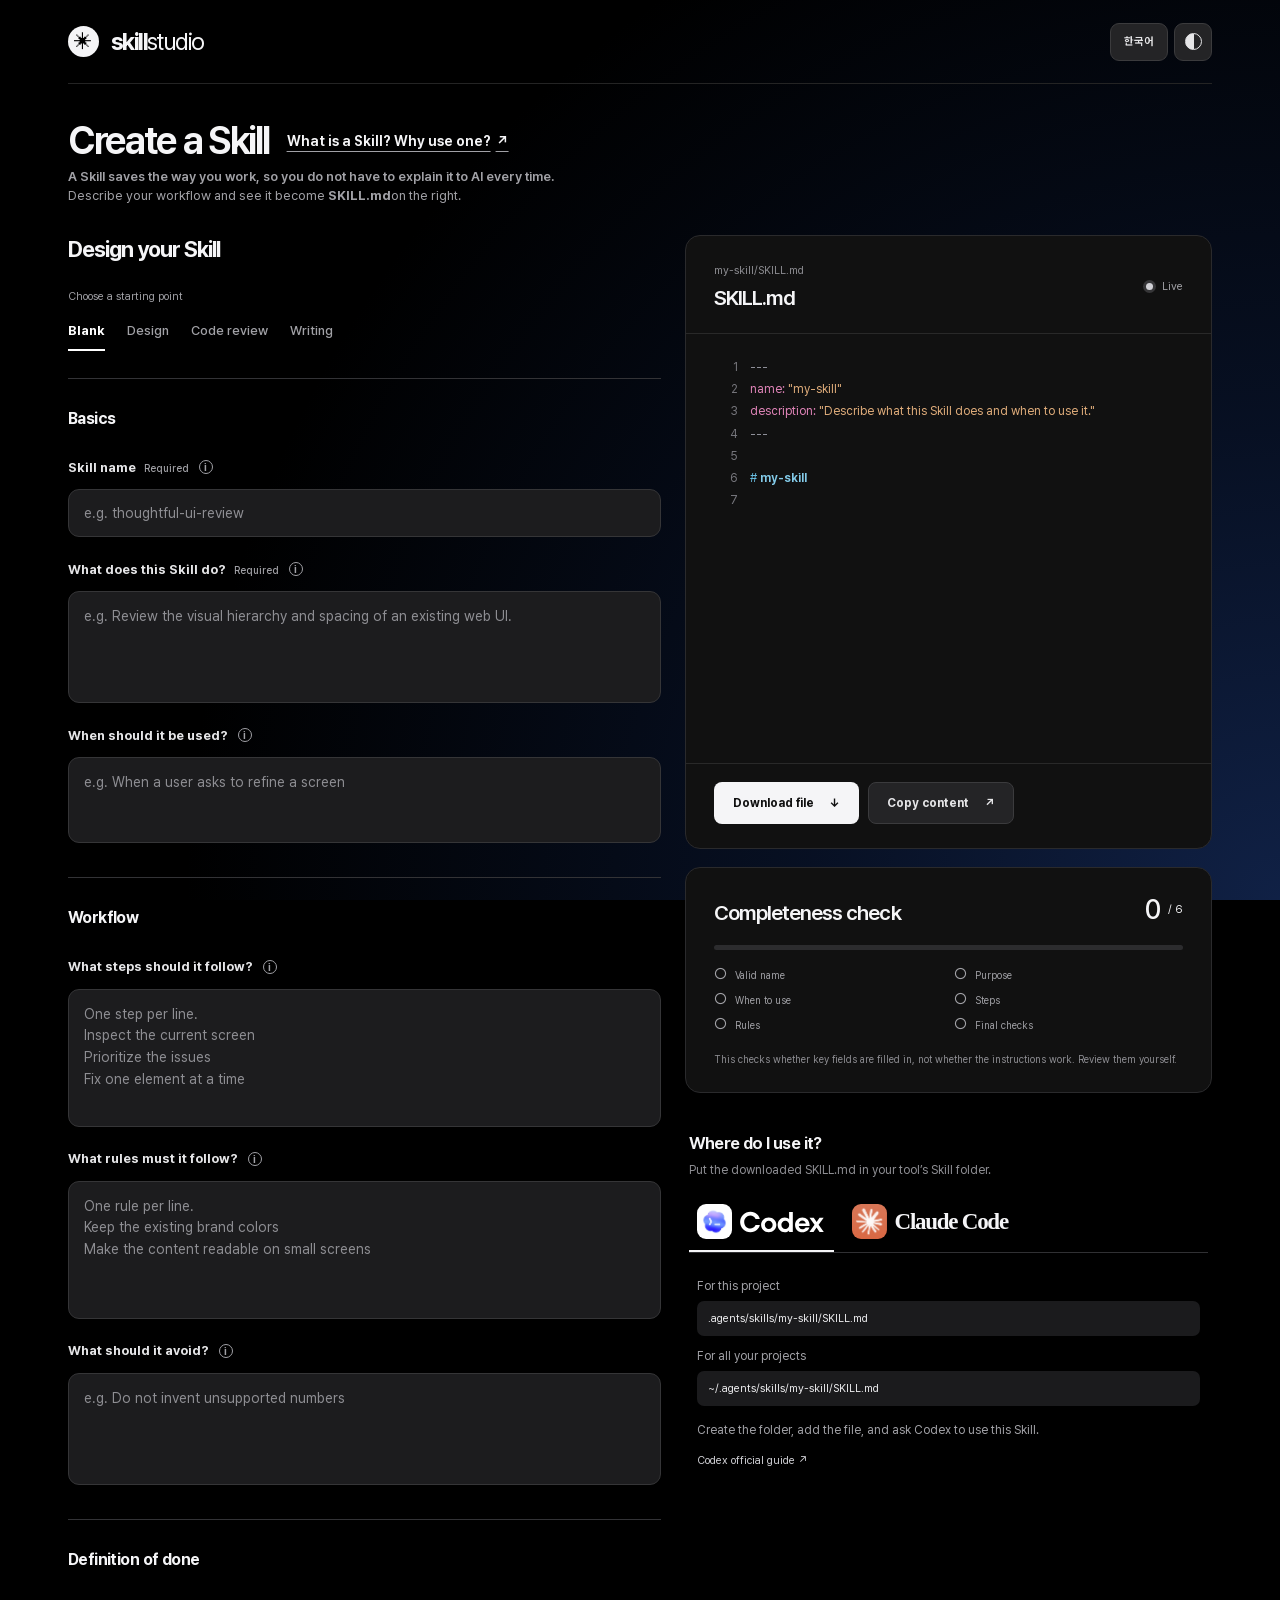
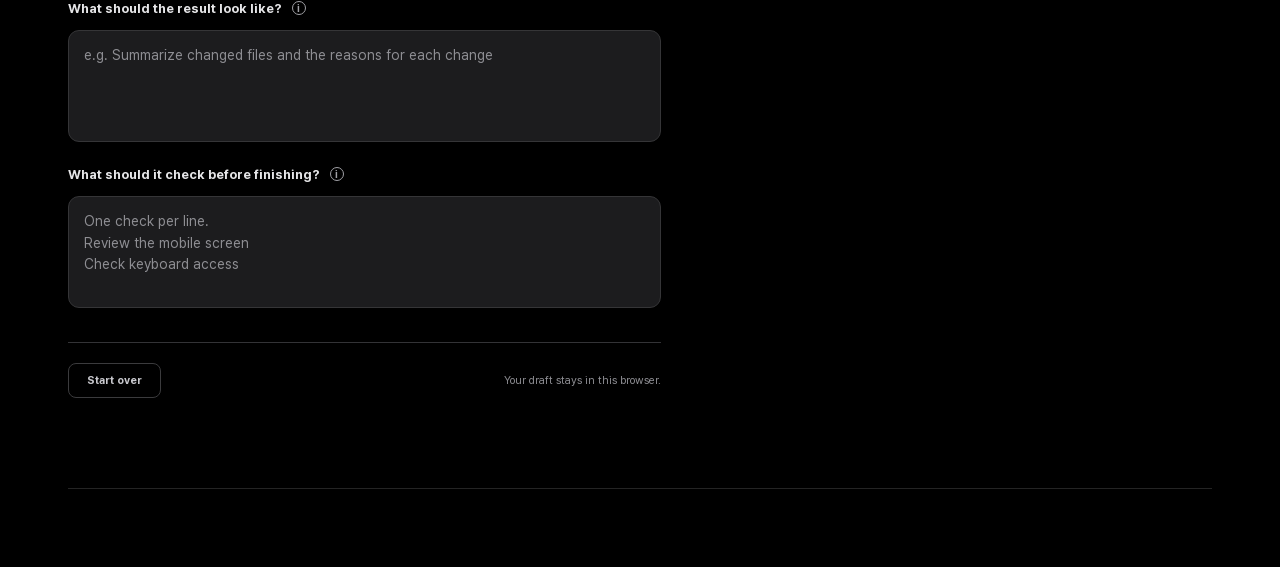
<file: index.html>
<!doctype html>
<html lang="ko" class="editor-page">
  <head>
    <meta charset="UTF-8" />
    <meta name="viewport" content="width=device-width, initial-scale=1.0" />
    <meta name="referrer" content="no-referrer" />
    <meta name="theme-color" content="#000000" />
    <meta name="description" content="질문에 답하며 나만의 AI Skill을 만들고 SKILL.md로 내보내세요." />
    <script>
      try {
        const savedTheme = localStorage.getItem('skill-studio-theme');
        document.documentElement.dataset.theme = savedTheme === 'light' || savedTheme === 'dark' ? savedTheme : 'dark';
      } catch {
        document.documentElement.dataset.theme = 'dark';
      }
      document.querySelector('meta[name="theme-color"]').content = document.documentElement.dataset.theme === 'dark' ? '#000000' : '#fafcff';
    </script>
    <title>Skill Studio — 나만의 Skill 만들기</title>
    <link rel="stylesheet" href="./style.css?v=about-benefit-1" />
    <script src="./i18n.js?v=en-mvp-4" defer></script>
    <script src="./script.js?v=en-mvp-3" defer></script>
  </head>
  <body class="editor-motion-ready">
    <div class="editor-startup-spotlight" aria-hidden="true"></div>
    <div class="app-shell">
      <header class="topbar">
        <a class="brand" href="./" aria-label="Skill Studio 처음으로"><span class="brand-mark" aria-hidden="true">✳</span><span>skill<span class="brand-light">studio</span></span></a>
        <div class="topbar-right"><div class="header-preferences"><a class="language-link" data-language-link href="?lang=en" lang="en">English</a><button class="theme-toggle" type="button" id="theme-toggle" aria-label="다크 모드로 전환" title="다크 모드로 전환"><span class="theme-glyph" aria-hidden="true"></span></button></div></div>
      </header>

      <main id="top">
        <section class="editor-intro" aria-labelledby="page-title">
          <div class="editor-intro-row"><div class="editor-title-row"><h1 id="page-title">새 Skill 만들기</h1><a class="intro-guide-link" href="./about.html">Skill이란? 왜 쓸까요? <span aria-hidden="true">↗</span></a></div><p class="editor-intro-definition">Skill은 AI에게 매번 다시 설명하던 작업 방식을, 다음에도 꺼내 쓸 수 있도록 정리한 지침입니다.</p><p>내 작업 방식을 적으면 오른쪽에서 <code>SKILL.md</code>로 정리됩니다.</p></div>
        </section>

        <section class="workspace" aria-label="Skill 만들기 작업 공간">
          <div class="builder">
            <div class="panel-heading"><h2>Skill 설계</h2></div>
            <div class="template-row"><span class="small-label">시작점 선택</span><div class="template-buttons" role="group" aria-label="시작 템플릿"><button type="button" class="template-chip is-active" data-template="blank">빈 문서</button><button type="button" class="template-chip" data-template="design">디자인</button><button type="button" class="template-chip" data-template="review">코드 리뷰</button><button type="button" class="template-chip" data-template="writing">글쓰기</button></div></div>

            <form id="skill-form" novalidate>
              <section class="form-section" aria-labelledby="basic-heading"><h3 id="basic-heading">기본 정보</h3>
                <div class="field-heading"><label for="skill-name">Skill 이름 <span class="required">필수</span></label><button class="field-info" type="button" aria-label="Skill 이름 설명 보기" aria-controls="name-help" aria-expanded="false" data-field-info>i</button><p class="field-help" id="name-help" hidden>설치 폴더와 호출 이름에 쓰여요. 영문 소문자, 숫자, 하이픈으로 적어주세요.</p></div>
                <input id="skill-name" name="name" type="text" autocomplete="off" spellcheck="false" maxlength="63" placeholder="예: thoughtful-ui-review" />
                <div class="field-heading"><label for="skill-description">이 Skill은 어떤 일을 하나요? <span class="required">필수</span></label><button class="field-info" type="button" aria-label="Skill 역할 설명 보기" aria-controls="description-help" aria-expanded="false" data-field-info>i</button><p class="field-help" id="description-help" hidden>AI가 이 Skill을 사용할 상황을 판단하는 소개예요. 할 일과 사용 시점을 함께 적어주세요.</p></div>
                <textarea id="skill-description" name="description" rows="3" maxlength="2000" placeholder="예: 기존 웹 UI의 계층과 간격을 점검하고 개선안을 제시합니다."></textarea>
                <div class="field-heading"><label for="skill-trigger">언제 사용하면 좋나요?</label><button class="field-info" type="button" aria-label="사용 시점 설명 보기" aria-controls="trigger-help" aria-expanded="false" data-field-info>i</button><p class="field-help" id="trigger-help" hidden>어떤 요청에서 이 지침을 꺼낼지 더 구체적으로 정해요.</p></div>
                <textarea id="skill-trigger" name="trigger" rows="2" maxlength="1000" placeholder="예: 사용자가 화면을 더 정돈하고 싶다고 요청할 때"></textarea>
              </section>

              <section class="form-section" aria-labelledby="method-heading"><h3 id="method-heading">작업 방식</h3>
                <div class="field-heading"><label for="skill-steps">어떤 순서로 작업해야 하나요?</label><button class="field-info" type="button" aria-label="작업 순서 설명 보기" aria-controls="steps-help" aria-expanded="false" data-field-info>i</button><p class="field-help" id="steps-help" hidden>AI가 반복해서 따를 작업 순서예요.</p></div>
                <textarea id="skill-steps" name="steps" rows="4" maxlength="5000" placeholder="한 줄에 한 단계씩 적어주세요.&#10;현재 화면을 살펴본다&#10;문제의 우선순위를 정한다&#10;한 번에 한 요소씩 수정한다"></textarea>
                <div class="field-heading"><label for="skill-rules">꼭 지켜야 할 기준은 무엇인가요?</label><button class="field-info" type="button" aria-label="작업 기준 설명 보기" aria-controls="rules-help" aria-expanded="false" data-field-info>i</button><p class="field-help" id="rules-help" hidden>작업하는 동안 반드시 지켜야 할 원칙을 남겨요.</p></div>
                <textarea id="skill-rules" name="rules" rows="4" maxlength="5000" placeholder="한 줄에 한 가지씩 적어주세요.&#10;기존 브랜드 색상은 유지한다&#10;작은 화면에서도 읽기 편해야 한다"></textarea>
                <div class="field-heading"><label for="skill-avoid">피해야 할 것은 무엇인가요?</label><button class="field-info" type="button" aria-label="피해야 할 것 설명 보기" aria-controls="avoid-help" aria-expanded="false" data-field-info>i</button><p class="field-help" id="avoid-help" hidden>반복해서 생기는 실수나 원하지 않는 결과를 예방해요.</p></div>
                <textarea id="skill-avoid" name="avoid" rows="3" maxlength="3000" placeholder="예: 근거 없는 수치를 만들지 않는다"></textarea>
              </section>

              <section class="form-section" aria-labelledby="check-heading"><h3 id="check-heading">완료 기준</h3>
                <div class="field-heading"><label for="skill-output">결과물은 어떤 모습이어야 하나요?</label><button class="field-info" type="button" aria-label="결과물 설명 보기" aria-controls="output-help" aria-expanded="false" data-field-info>i</button><p class="field-help" id="output-help" hidden>작업이 끝났을 때 어떤 형태로 결과를 받을지 정해요.</p></div>
                <textarea id="skill-output" name="output" rows="3" maxlength="2000" placeholder="예: 수정된 파일과 변경 이유를 간결하게 설명한다"></textarea>
                <div class="field-heading"><label for="skill-checks">완료 전에 무엇을 확인해야 하나요?</label><button class="field-info" type="button" aria-label="완료 확인 설명 보기" aria-controls="checks-help" aria-expanded="false" data-field-info>i</button><p class="field-help" id="checks-help" hidden>마무리 전에 빠뜨리지 않고 검토할 항목이에요.</p></div>
                <textarea id="skill-checks" name="checks" rows="3" maxlength="3000" placeholder="한 줄에 한 항목씩 적어주세요.&#10;모바일 화면을 확인한다&#10;키보드로 조작할 수 있는지 확인한다"></textarea>
              </section>
            </form>
            <div class="builder-footer"><button class="button button-subtle" type="button" data-action="reset">처음부터 다시</button><span>작성 내용은 이 브라우저에만 저장돼요.</span></div>
          </div>

          <aside class="preview-stack" aria-label="Skill 결과">
            <div class="preview panel"><div class="panel-heading preview-heading"><div class="preview-identity"><span class="file-path" id="file-path">my-skill/SKILL.md</span><h2>SKILL.md</h2></div><span class="live-indicator"><span></span> 실시간</span></div><pre class="code-preview"><code id="markdown-preview"></code></pre><div class="preview-actions"><button class="button button-dark" type="button" data-action="download">파일 다운로드 <span aria-hidden="true">↓</span></button><button class="button button-outline" type="button" data-action="copy">내용 복사 <span aria-hidden="true">↗</span></button></div></div>
            <div class="quality panel"><div class="quality-heading"><h2>완성도 점검</h2><div class="score" id="quality-score"><span class="score-window" aria-hidden="true"><span class="score-wheel"><span>0</span><span>1</span><span>2</span><span>3</span><span>4</span><span>5</span><span>6</span></span></span><span class="score-denominator" aria-hidden="true">/ 6</span><span class="visually-hidden" id="quality-score-announcement" aria-live="polite">0 / 6</span></div></div><div class="progress-track" aria-hidden="true"><span id="quality-progress"></span></div><ul id="quality-list" class="quality-list"></ul><p class="quality-note">점검은 내용의 유무를 알려줘요. 실제 지침이 명확한지도 직접 읽어보세요.</p></div>
            <section class="platform-guide" aria-labelledby="guide-heading">
              <div class="guide-heading"><h2 id="guide-heading">어디에서 사용하나요?</h2><p>다운로드한 SKILL.md를 원하는 도구의 폴더에 넣으세요.</p></div>
              <div class="guide-tabs" role="tablist" aria-label="사용 도구">
                <button class="guide-tab is-active" id="guide-tab-codex" type="button" role="tab" aria-selected="true" aria-controls="guide-codex" data-guide-tab="codex"><span class="guide-logo"><img src="./assets/codex-icon.png" alt="" /></span><span class="guide-wordmark guide-wordmark-codex" aria-hidden="true"></span><span class="visually-hidden">Codex</span></button>
                <button class="guide-tab" id="guide-tab-claude" type="button" role="tab" aria-selected="false" aria-controls="guide-claude" tabindex="-1" data-guide-tab="claude"><span class="guide-logo"><img src="./assets/claude-icon-clean.png" alt="" /></span><span class="guide-wordmark guide-wordmark-claude">Claude Code</span></button>
              </div>
              <div class="guide-panel" id="guide-codex" role="tabpanel" aria-labelledby="guide-tab-codex">
                <p>프로젝트에서 함께 쓰려면</p><code class="guide-path" data-guide-path="codex-project"></code>
                <p>내 모든 프로젝트에서 쓰려면</p><code class="guide-path" data-guide-path="codex-personal"></code>
                <p class="guide-note">폴더를 만든 뒤 파일을 넣고, Codex에 이 Skill을 사용해 달라고 요청하세요.</p>
                <a href="https://learn.chatgpt.com/docs/build-skills" target="_blank" rel="noopener noreferrer">Codex 공식 가이드 ↗</a>
              </div>
              <div class="guide-panel" id="guide-claude" role="tabpanel" aria-labelledby="guide-tab-claude" hidden>
                <p>프로젝트에서 함께 쓰려면</p><code class="guide-path" data-guide-path="claude-project"></code>
                <p>내 모든 프로젝트에서 쓰려면</p><code class="guide-path" data-guide-path="claude-personal"></code>
                <p class="guide-note">폴더를 만든 뒤 파일을 넣고, Claude Code에서 <code>/<span data-guide-name>my-skill</span></code>을 입력하세요.</p>
                <a href="https://code.claude.com/docs/en/skills" target="_blank" rel="noopener noreferrer">Claude Code 공식 가이드 ↗</a>
              </div>
            </section>
          </aside>
        </section>
      </main>
      <footer class="site-footer"><span class="footer-brands"><span>skillstudio <span class="footer-star">✳</span></span><span class="footer-divider" aria-hidden="true">·</span><span class="footer-lightframe"><img src="./assets/lightframe-logo.png" alt="Lightframe" width="56" height="14" /></span></span><span>좋은 지침은 좋은 결과의 시작입니다.</span></footer>
    </div>
    <div class="toast" id="toast" role="status" aria-live="polite"></div>
  </body>
</html>
</file>
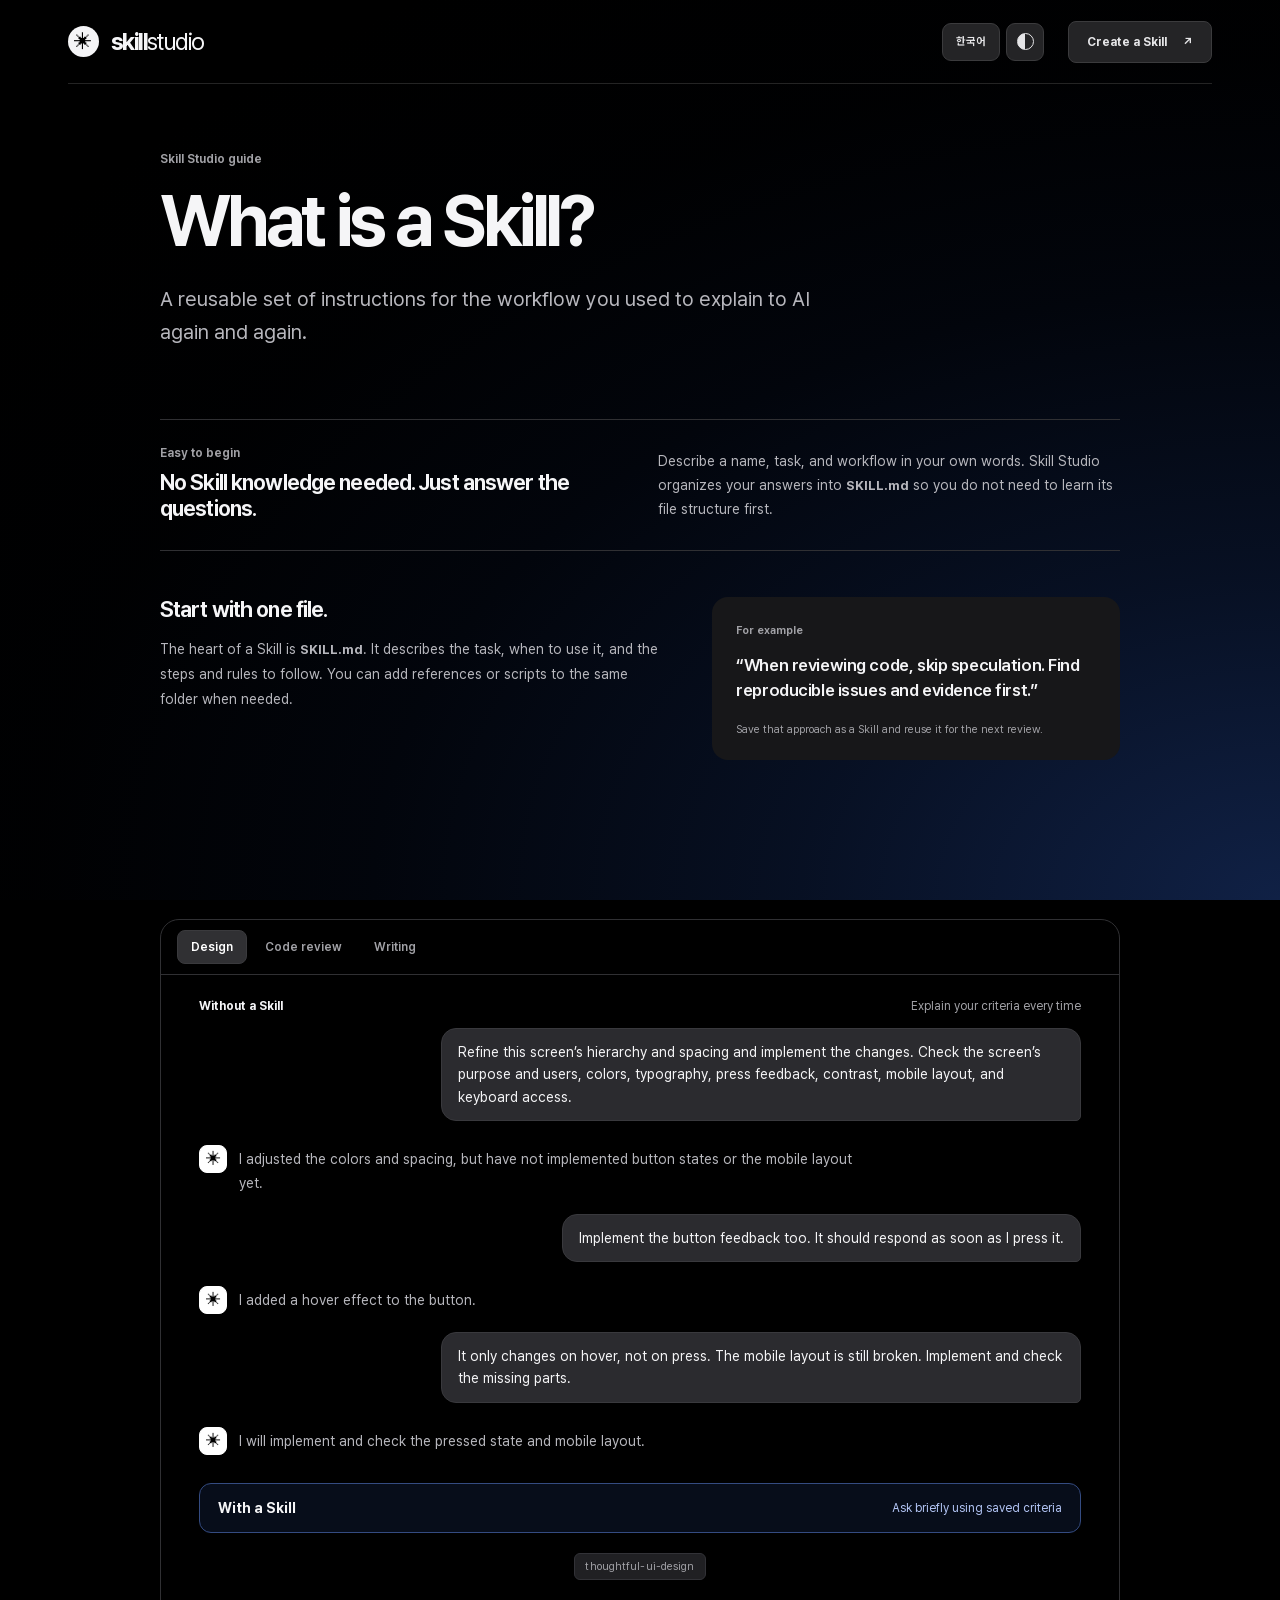
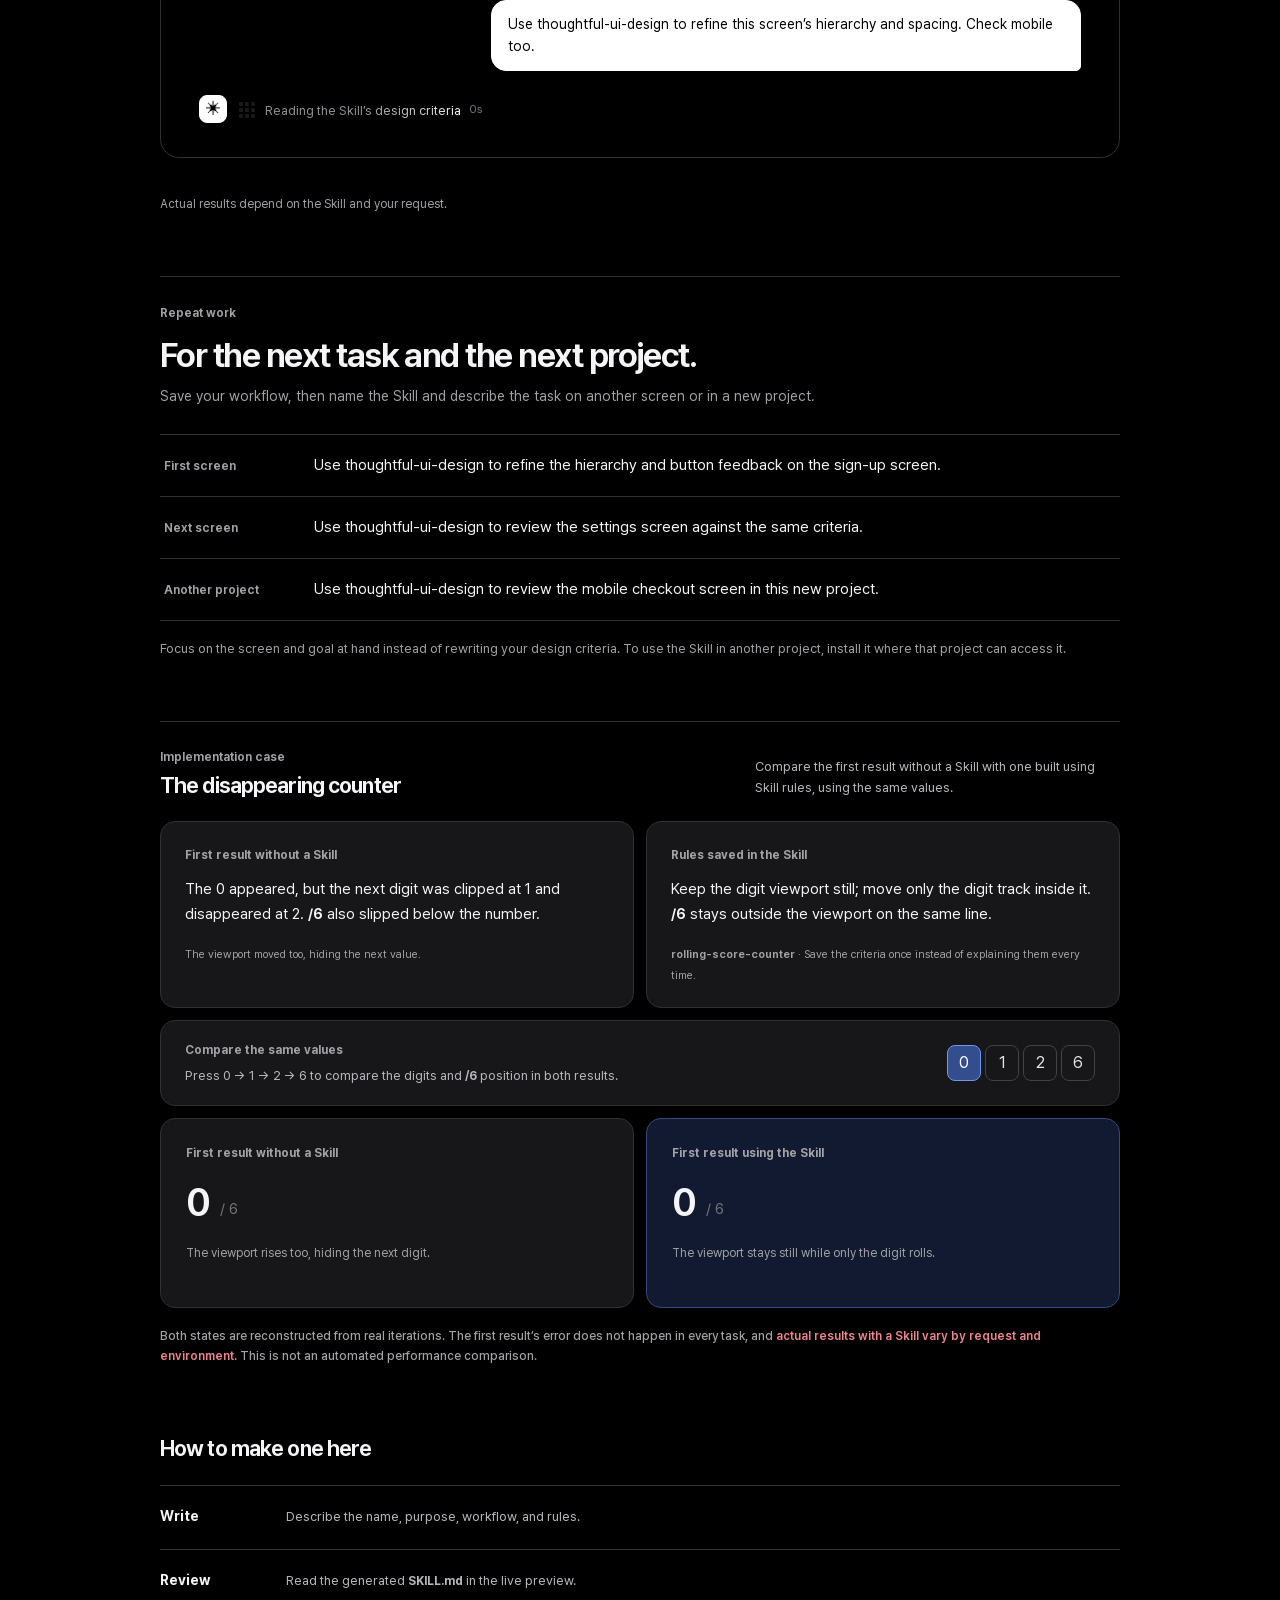
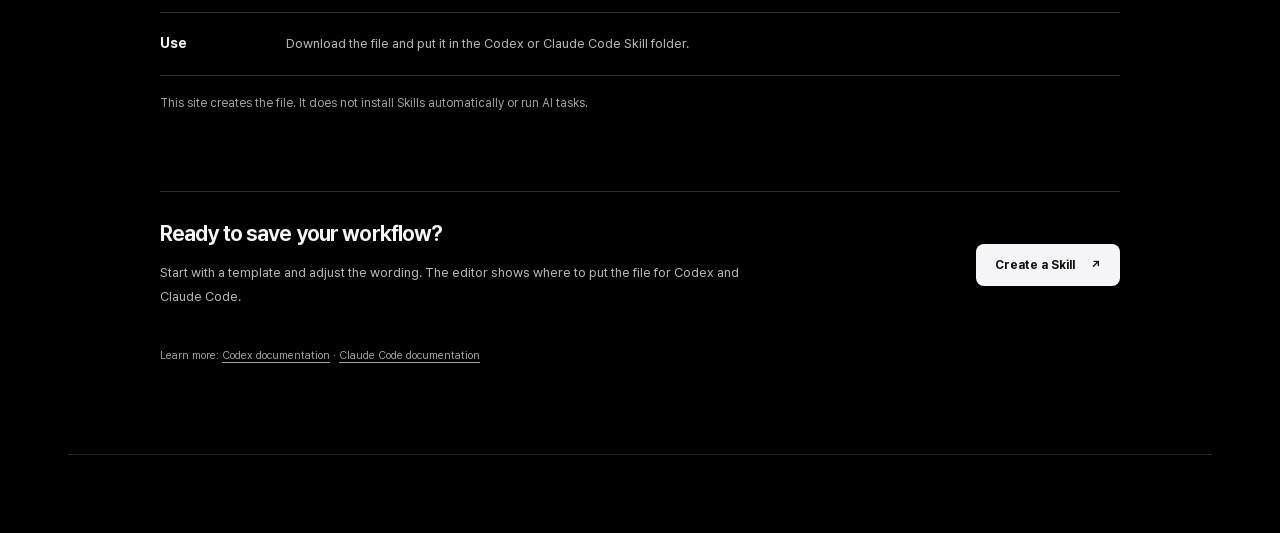
<file: about.html>
<!doctype html>
<html lang="ko">
  <head>
    <meta charset="UTF-8" />
    <meta name="viewport" content="width=device-width, initial-scale=1.0" />
    <meta name="referrer" content="no-referrer" />
    <meta name="theme-color" content="#000000" />
    <meta name="description" content="AI Skill이 무엇인지, SKILL.md를 어떻게 만들고 사용하는지 알아보세요." />
    <script>
      try {
        const savedTheme = localStorage.getItem('skill-studio-theme');
        document.documentElement.dataset.theme = savedTheme === 'light' || savedTheme === 'dark' ? savedTheme : 'dark';
      } catch {
        document.documentElement.dataset.theme = 'dark';
      }
      document.querySelector('meta[name="theme-color"]').content = document.documentElement.dataset.theme === 'dark' ? '#000000' : '#fafcff';
    </script>
    <title>Skill이란? — Skill Studio</title>
    <link rel="stylesheet" href="./style.css?v=about-benefit-1" />
    <script src="./i18n.js?v=about-benefit-1" defer></script>
    <script src="./about.js?v=about-benefit-1" defer></script>
  </head>
  <body class="about-page">
    <a class="about-skip-link" href="#about-content">본문으로 건너뛰기</a>
    <div class="app-shell">
      <header class="topbar">
        <a class="brand" href="./index.html" aria-label="Skill Studio 처음으로"><span class="brand-mark" aria-hidden="true">✳</span><span>skill<span class="brand-light">studio</span></span></a>
        <div class="topbar-right"><div class="header-preferences"><a class="language-link" data-language-link href="?lang=en" lang="en">English</a><button class="theme-toggle" type="button" id="theme-toggle" aria-label="다크 모드로 전환" title="다크 모드로 전환"><span class="theme-glyph" aria-hidden="true"></span></button></div><a class="button button-quiet about-top-action" href="./index.html">Skill 만들기 <span aria-hidden="true">↗</span></a></div>
      </header>

      <main class="about-main" id="about-content" tabindex="-1">
        <header class="about-intro">
          <p class="about-overline">Skill Studio 안내</p>
          <h1>Skill이란?</h1>
          <p class="about-lead">AI에게 매번 다시 설명하던 작업 방식을, 다음에도 꺼내 쓸 수 있도록 정리한 지침입니다.</p>
        </header>

        <section class="about-easy-start" aria-labelledby="easy-start-title">
          <div><p class="about-overline">시작하기 쉬운 이유</p><h2 id="easy-start-title">Skill을 몰라도, 질문에 답하면 됩니다.</h2></div>
          <p>이름, 맡길 일, 작업 순서처럼 익숙한 말로 적어보세요. Skill Studio가 답을 <code>SKILL.md</code> 형식으로 정리해주니 파일 구조를 먼저 배울 필요가 없습니다.</p>
        </section>

        <section class="about-definition" aria-labelledby="definition-title">
          <div><h2 id="definition-title">파일 하나에서 시작해요.</h2><p>Skill의 중심은 <code>SKILL.md</code>라는 문서입니다. 어떤 일을 맡길지, 언제 사용하면 좋은지, 어떤 순서와 기준을 따라야 하는지를 적습니다. 필요하면 참고 자료나 스크립트를 같은 폴더에 더할 수도 있어요.</p></div>
          <div class="about-example"><span>예를 들면</span><p>“코드 리뷰할 때 추측은 빼고, 재현 가능한 문제와 근거부터 찾아줘.”</p><small>이 작업 방식을 Skill로 저장해두면 다음 리뷰에서도 다시 활용할 수 있습니다.</small></div>
        </section>

        <section class="about-benefits" aria-labelledby="benefits-title">
          <div class="about-chat-intro"><div><p class="about-overline">Skill 사용 예시</p><h2 id="benefits-title">반복 설명은, Skill 이름 하나로.</h2></div><div class="about-chat-context"><p>같은 일을 요청할 때, Skill을 쓰기 전과 후를 비교해보세요.</p><span>예시 대화 · 실제 AI 연결 아님</span></div></div>
          <div class="about-ai-window">
            <div class="about-ai-tabs" role="tablist" aria-label="Skill 사용 예시 선택">
              <button class="about-ai-tab is-active" type="button" role="tab" id="example-tab-design" aria-controls="example-panel-design" aria-selected="true" data-example-tab>디자인</button>
              <button class="about-ai-tab" type="button" role="tab" id="example-tab-review" aria-controls="example-panel-review" aria-selected="false" tabindex="-1" data-example-tab>코드 리뷰</button>
              <button class="about-ai-tab" type="button" role="tab" id="example-tab-writing" aria-controls="example-panel-writing" aria-selected="false" tabindex="-1" data-example-tab>글쓰기</button>
            </div>
            <div class="about-ai-conversation" role="tabpanel" id="example-panel-design" aria-labelledby="example-tab-design" tabindex="0" data-example-panel>
              <p class="about-ai-before-label">Skill 없이 <span>매번 기준을 다시 설명</span></p>
              <p class="about-ai-user about-ai-user-before">이 화면의 정보 계층과 간격을 다듬고 실제 UI에 반영해줘. 먼저 화면 목적과 사용자를 살펴보고, 색상과 타이포그래피를 정리해줘. 버튼을 누를 때 반응이 있는지, 글자 대비가 충분한지 확인하고 모바일과 키보드 사용도 점검해줘.</p>
              <div class="about-ai-response"><span class="about-ai-response-mark" aria-hidden="true">✳</span><div><p class="about-ai-before-answer">색상과 간격을 조정했어요. 버튼 상태와 모바일 화면은 아직 반영하지 않았어요.</p></div></div>
              <p class="about-ai-user about-ai-user-before about-ai-revision">버튼 반응도 실제로 구현해줘. 누를 때 바로 반응해야 해.</p>
              <div class="about-ai-response"><span class="about-ai-response-mark" aria-hidden="true">✳</span><div><p class="about-ai-before-answer">버튼에 마우스를 올렸을 때의 효과를 추가했어요.</p></div></div>
              <p class="about-ai-user about-ai-user-before about-ai-revision">마우스를 올릴 때만 바뀌고 누를 때는 반응이 없어. 모바일 레이아웃도 여전히 깨져 있어. 빠진 부분까지 구현하고 확인해줘.</p>
              <div class="about-ai-response"><span class="about-ai-response-mark" aria-hidden="true">✳</span><div><p class="about-ai-before-answer">눌림 상태와 모바일 레이아웃까지 반영하고 확인할게요.</p></div></div>
              <p class="about-ai-before-label about-ai-after-label">Skill을 사용하면 <span>저장한 기준으로 짧게 요청</span></p>
              <p class="about-ai-skill-name">thoughtful-ui-design</p>
              <p class="about-ai-user">thoughtful-ui-design로 이 화면의 정보 계층과 간격을 다듬어줘. 모바일도 확인해줘.</p>
              <div class="about-ai-response"><span class="about-ai-response-mark" aria-hidden="true">✳</span><div><p class="about-ai-loading" hidden><span class="about-ai-pixels" aria-hidden="true"><i></i><i></i><i></i><i></i><i></i><i></i><i></i><i></i><i></i></span><span>Skill의 디자인 기준을 읽는 중</span></p><p class="about-ai-answer">thoughtful-ui-design을 사용하여 시각적 중심, 대비, 버튼 반응을 점검하고 수정할게요.</p></div></div>
            </div>
            <div class="about-ai-conversation" role="tabpanel" id="example-panel-review" aria-labelledby="example-tab-review" tabindex="0" data-example-panel hidden>
              <p class="about-ai-before-label">Skill 없이 <span>매번 기준을 다시 설명</span></p>
              <p class="about-ai-user about-ai-user-before">이번 코드 변경을 검토해줘. 변경 목적과 영향받는 파일을 먼저 확인하고 기존 동작과 비교해줘. 문제를 찾으면 재현 조건과 코드 근거를 함께 적어줘. 확인하지 못한 추측이나 스타일 취향은 결함처럼 단정하지 말고 중요도순으로 알려줘.</p>
              <div class="about-ai-response"><span class="about-ai-response-mark" aria-hidden="true">✳</span><div><p class="about-ai-before-answer">코드 스타일과 변수 이름부터 정리했어요.</p></div></div>
              <p class="about-ai-user about-ai-user-before about-ai-revision">스타일보다 실제 동작의 문제를 봐줘. 기존 동작과 비교하고 코드 근거도 함께 적어줘.</p>
              <div class="about-ai-response"><span class="about-ai-response-mark" aria-hidden="true">✳</span><div><p class="about-ai-before-answer">문제가 의심되는 부분을 찾았어요.</p></div></div>
              <p class="about-ai-user about-ai-user-before about-ai-revision">추측만으로는 판단하기 어려워. 재현 조건을 확인하고, 확인된 문제만 중요도순으로 알려줘.</p>
              <div class="about-ai-response"><span class="about-ai-response-mark" aria-hidden="true">✳</span><div><p class="about-ai-before-answer">재현 조건과 근거를 다시 확인해 보고할게요.</p></div></div>
              <p class="about-ai-before-label about-ai-after-label">Skill을 사용하면 <span>저장한 기준으로 짧게 요청</span></p>
              <p class="about-ai-skill-name">focused-code-review</p>
              <p class="about-ai-user">focused-code-review Skill로 이번 변경을 검토해줘. 재현 가능한 문제만 알려줘.</p>
              <div class="about-ai-response"><span class="about-ai-response-mark" aria-hidden="true">✳</span><div><p class="about-ai-loading" hidden><span class="about-ai-pixels" aria-hidden="true"><i></i><i></i><i></i><i></i><i></i><i></i><i></i><i></i><i></i></span><span>Skill의 검토 기준을 읽는 중</span></p><p class="about-ai-answer">focused-code-review를 사용하여 변경 목적과 영향받는 동작을 확인하고, 근거가 있는 문제부터 정리할게요.</p></div></div>
            </div>
            <div class="about-ai-conversation" role="tabpanel" id="example-panel-writing" aria-labelledby="example-tab-writing" tabindex="0" data-example-panel hidden>
              <p class="about-ai-before-label">Skill 없이 <span>매번 기준을 다시 설명</span></p>
              <p class="about-ai-user about-ai-user-before">이 안내 문장을 더 쉽고 자연스럽게 바꿔줘. 글의 목적과 읽는 사람을 고려하고, 한 문단에는 한 생각만 담아줘. 내가 쓴 고유명사와 수치는 유지하고 과장하거나 근거 없는 사실은 넣지 마. 읽었을 때 어색한 표현도 고쳐줘.</p>
              <div class="about-ai-response"><span class="about-ai-response-mark" aria-hidden="true">✳</span><div><p class="about-ai-before-answer">더 눈에 띄도록 효과를 과장한 문장으로 바꿨어요.</p></div></div>
              <p class="about-ai-user about-ai-user-before about-ai-revision">과장하지 말라고 했어. 근거 없는 표현은 빼고 원래 뜻을 살려줘.</p>
              <div class="about-ai-response"><span class="about-ai-response-mark" aria-hidden="true">✳</span><div><p class="about-ai-before-answer">표현을 줄이면서 제품 이름도 더 쉬운 말로 바꿨어요.</p></div></div>
              <p class="about-ai-user about-ai-user-before about-ai-revision">고유명사는 그대로 둬야 해. 이름과 수치를 복원하고, 한 문단에 한 생각만 남겨줘.</p>
              <div class="about-ai-response"><span class="about-ai-response-mark" aria-hidden="true">✳</span><div><p class="about-ai-before-answer">이름과 수치를 복원하고 문단을 다시 나눌게요.</p></div></div>
              <p class="about-ai-before-label about-ai-after-label">Skill을 사용하면 <span>저장한 기준으로 짧게 요청</span></p>
              <p class="about-ai-skill-name">clear-korean-writing</p>
              <p class="about-ai-user">clear-korean-writing Skill로 이 안내 문장을 더 쉽고 자연스럽게 바꿔줘.</p>
              <div class="about-ai-response"><span class="about-ai-response-mark" aria-hidden="true">✳</span><div><p class="about-ai-loading" hidden><span class="about-ai-pixels" aria-hidden="true"><i></i><i></i><i></i><i></i><i></i><i></i><i></i><i></i><i></i></span><span>Skill의 글쓰기 기준을 읽는 중</span></p><p class="about-ai-answer">clear-korean-writing을 사용하여 독자와 목적을 먼저 확인하고, 뜻은 유지하면서 읽기 쉽게 다듬을게요.</p></div></div>
            </div>
          </div>
          <p class="about-ai-caption">위 대화들은 실제 경험을 바탕으로 재구성한 예시입니다.</p>
          <p class="about-benefits-note">실제 결과는 Skill 내용과 요청에 따라 달라집니다.</p>
        </section>

        <section class="about-repeat" aria-labelledby="repeat-title">
          <div class="about-repeat-heading"><p class="about-overline">반복 작업</p><h2 id="repeat-title">다음 작업에도, 다른 프로젝트에도.</h2><p>작업 방식을 저장해두면 같은 프로젝트의 다른 화면은 물론, 새 프로젝트에서도 Skill 이름과 이번 요청만 전하면 됩니다.</p></div>
          <div class="about-repeat-list">
            <div class="about-repeat-row"><span>첫 화면</span><p>thoughtful-ui-design으로 가입 화면의 정보 계층과 버튼 반응을 다듬어줘.</p></div>
            <div class="about-repeat-row"><span>다음 화면</span><p>thoughtful-ui-design으로 설정 화면도 같은 기준에서 살펴봐줘.</p></div>
            <div class="about-repeat-row"><span>다른 프로젝트</span><p>thoughtful-ui-design으로 새 프로젝트의 모바일 결제 화면도 점검해줘.</p></div>
          </div>
          <p class="about-repeat-note">매번 디자인 기준을 다시 적는 대신, 이번에 손볼 화면과 목적에 집중할 수 있어요. 다른 프로젝트에서도 쓰려면 Skill을 사용할 수 있는 위치에 설치하세요.</p>
        </section>

        <section class="about-case" aria-labelledby="case-title">
          <div class="about-case-heading"><div><p class="about-overline">구현 사례</p><h2 id="case-title">숫자가 사라지던 카운터</h2></div><p>Skill 없이 만든 첫 결과물과 Skill 기준으로 만든 결과물을 같은 숫자로 비교해보세요.</p></div>
          <div class="about-case-grid">
            <div class="about-case-problem"><span class="about-case-kicker">Skill 없이 첫 결과물</span><p>0에서는 보였지만 1에서 다음 숫자가 가려지고, 2에서는 숫자가 사라졌습니다. <code>/6</code>도 아래로 밀렸습니다.</p><small>숫자 창까지 움직여 다음 값이 보이지 않았습니다.</small></div>
            <div class="about-case-rule"><span class="about-case-kicker">Skill에 남긴 기준</span><p>숫자를 보여주는 창은 고정하고, 그 안의 숫자 트랙만 움직입니다. <code>/6</code>은 창 밖의 같은 줄에 둡니다.</p><small><strong>rolling-score-counter</strong> · 한 번 저장하면 같은 기준을 매번 다시 설명하지 않아도 됩니다.</small></div>
          </div>
          <div class="about-case-demo"><div class="about-case-demo-heading"><span class="about-case-kicker">같은 값으로 비교</span><p>0 → 1 → 2 → 6을 눌러 두 결과의 숫자와 <code>/6</code> 위치를 비교하세요.</p></div><div class="about-case-buttons" role="group" aria-label="카운터 값 선택"><button type="button" data-case-score="0" aria-pressed="true">0</button><button type="button" data-case-score="1" aria-pressed="false">1</button><button type="button" data-case-score="2" aria-pressed="false">2</button><button type="button" data-case-score="6" aria-pressed="false">6</button></div></div>
          <div class="about-case-comparison">
            <div class="about-case-result"><span class="about-case-kicker">Skill 없이 첫 결과물</span><div class="about-case-readout about-case-first-readout" aria-hidden="true"><span class="about-case-first-clip"><span class="about-case-window about-case-first-window" id="case-first-window"><span class="about-case-track"><span>0</span><span>1</span><span>2</span><span>3</span><span>4</span><span>5</span><span>6</span></span></span></span><span class="about-case-total">/ 6</span></div><p>창이 함께 올라가 다음 숫자가 가려집니다.</p></div>
            <div class="about-case-result about-case-result-fixed"><span class="about-case-kicker">Skill을 사용한 첫 결과물</span><div class="about-case-readout" aria-hidden="true"><span class="about-case-window"><span class="about-case-track" id="case-score-track"><span>0</span><span>1</span><span>2</span><span>3</span><span>4</span><span>5</span><span>6</span></span></span><span class="about-case-total">/ 6</span></div><p>창은 고정하고 숫자만 굴러갑니다.</p></div>
          </div>
          <span class="sr-only" id="case-score-status" role="status" aria-live="polite">0 / 6</span>
          <p class="about-case-footnote">실제 시행착오를 바탕으로 두 상태를 재구성한 시연입니다. 첫 결과물의 오류가 모든 작업에서 반복되는 것은 아니며, <span class="about-case-caution">Skill을 사용한 실제 결과도 요청과 환경에 따라 달라질 수 있습니다.</span> 자동 성능 비교는 아닙니다.</p>
        </section>

        <section class="about-steps" aria-labelledby="steps-title">
          <h2 id="steps-title">이 사이트에서는 이렇게 만듭니다.</h2>
          <div class="about-step-list">
            <div class="about-step"><span>작성</span><p>이름과 역할, 작업 방식, 꼭 지킬 기준을 적습니다.</p></div>
            <div class="about-step"><span>확인</span><p>오른쪽 미리보기에서 만들어질 <code>SKILL.md</code> 내용을 읽습니다.</p></div>
            <div class="about-step"><span>사용</span><p>파일을 다운로드한 뒤 Codex 또는 Claude Code의 Skill 폴더에 넣습니다.</p></div>
          </div>
          <p class="about-caveat">이 사이트는 파일을 만들어 줄 뿐, Skill을 자동 설치하거나 AI 작업을 대신 실행하지는 않습니다.</p>
        </section>

        <section class="about-next" aria-labelledby="next-title"><div><h2 id="next-title">내 작업 방식으로 시작해볼까요?</h2><p>처음이라면 템플릿을 고른 뒤 문장을 조금씩 바꿔도 됩니다. 저장 위치는 편집 화면의 Codex·Claude Code 안내에서 확인하세요.</p></div><a class="button button-dark" href="./index.html">새 Skill 만들기 <span aria-hidden="true">↗</span></a></section>
        <p class="about-sources">더 자세한 사용법: <a href="https://learn.chatgpt.com/docs/build-skills" target="_blank" rel="noopener noreferrer">Codex 공식 문서</a> · <a href="https://code.claude.com/docs/en/skills" target="_blank" rel="noopener noreferrer">Claude Code 공식 문서</a></p>
      </main>

      <footer class="site-footer"><span class="footer-brands"><span>skillstudio <span class="footer-star">✳</span></span><span class="footer-divider" aria-hidden="true">·</span><span class="footer-lightframe"><img src="./assets/lightframe-logo.png" alt="Lightframe" width="56" height="14" /></span></span><span>좋은 지침은 좋은 결과의 시작입니다.</span></footer>
    </div>
  </body>
</html>
</file>
<file: style.css>
@font-face {
  font-family: 'Pretendard';
  src: url('./assets/PretendardVariable.woff2') format('woff2');
  font-style: normal;
  font-weight: 100 900;
  font-display: swap;
}

:root{font-family:'Pretendard',sans-serif;color:#212620;background:#f5f4f0;font-synthesis:none;text-rendering:optimizeLegibility;-webkit-font-smoothing:antialiased}*{box-sizing:border-box}html{scroll-behavior:smooth}body{margin:0}button,input,textarea{font:inherit}button{cursor:pointer}button:active{transform:scale(.975)}button:focus-visible,input:focus-visible,textarea:focus-visible,a:focus-visible{outline:2px solid #5d7a5b;outline-offset:3px}a{color:inherit;text-decoration:none}.app-shell{max-width:1600px;margin:auto;padding:0 5.3%}.topbar{height:84px;display:flex;align-items:center;justify-content:space-between;border-bottom:1px solid #ddded7}.brand{display:flex;align-items:center;gap:12px;font-size:24px;font-weight:700;letter-spacing:-.065em}.brand-mark{display:grid;place-items:center;width:31px;height:31px;border-radius:50%;background:#254933;color:#fff;font-size:18px;font-weight:400;letter-spacing:0}.brand-light{font-weight:400}.topbar-right{display:flex;align-items:center;gap:24px}.local-pill{display:inline-flex;align-items:center;gap:9px;color:#6d736b;font-size:12px}.status-dot,.live-indicator span{width:7px;height:7px;border-radius:50%;background:#74a37b;box-shadow:0 0 0 3px #e0ede0}.button{min-height:42px;display:inline-flex;align-items:center;justify-content:center;gap:15px;padding:0 18px;border:1px solid transparent;border-radius:8px;font-size:12px;font-weight:700;transition:background .18s ease,color .18s ease,border-color .18s ease,transform .18s ease}.button-quiet{border-color:#d6dbd2;background:#fff;color:#334e39}.button-quiet:hover,.button-outline:hover{background:#edf3ed;border-color:#a9bea9}.intro{padding:66px 0 54px;max-width:800px}.eyebrow,.section-kicker,.small-label,.step-count,.field-number,.live-indicator,.file-tabs,.score,.quality-list,.site-footer{font-family:'Pretendard',sans-serif}.eyebrow{display:flex;align-items:center;gap:10px;color:#718573;font-size:11px;letter-spacing:.11em;font-weight:500}.eyebrow-line{width:20px;height:1px;background:#718573}.intro h1{margin:21px 0 22px;font-size:clamp(44px,5.3vw,76px);line-height:1.12;letter-spacing:-.065em;font-weight:600}.intro h1 em{font-family:'Pretendard',sans-serif;color:#5f8467;letter-spacing:-.045em;font-weight:500}.intro>p{margin:0;max-width:590px;color:#6b7069;font-size:17px;line-height:1.8;word-break:keep-all}.intro code,.help-card code{font-family:'Pretendard',sans-serif;font-size:.82em;color:#456449;background:#e7ece5;padding:3px 5px;border-radius:4px}.intro-meta{display:flex;align-items:center;gap:20px;margin-top:31px;color:#6c756c;font-size:12px}.intro-meta span{white-space:nowrap}.intro-meta strong{color:#4d7253;margin-right:6px;font-family:'Pretendard',sans-serif;font-weight:500}.intro-meta .meta-arrow{color:#a8b6a7}.workspace{display:grid;grid-template-columns:minmax(0,1fr) minmax(400px,.89fr);gap:24px;align-items:start;padding-bottom:70px}.panel{background:#fff;border:1px solid #e3e6df;border-radius:15px;box-shadow:0 1px 2px rgba(27,39,27,.025),0 10px 32px rgba(27,39,27,.025);overflow:hidden}.builder{padding:29px 32px 0}.panel-heading,.quality-heading{display:flex;justify-content:space-between;align-items:center}.section-kicker{display:block;color:#829486;font-size:10px;font-weight:500;letter-spacing:.14em}.panel h2{margin:7px 0 0;font-size:21px;line-height:1.2;letter-spacing:-.045em;font-weight:600}.step-count{font-size:11px;color:#849086}.template-row{margin:27px -32px 0;padding:20px 32px 22px;background:#fbfbf9;border-top:1px solid #edf0e9;border-bottom:1px solid #edf0e9}.small-label{display:block;margin-bottom:12px;font-size:11px;color:#758078}.template-buttons{display:flex;gap:7px;flex-wrap:wrap}.template-chip{padding:7px 13px;border:1px solid #e2e6dd;background:#fff;border-radius:6px;font-size:12px;color:#69716a;transition:background .18s,border-color .18s,color .18s,transform .18s}.template-chip:hover{border-color:#9cb29f}.template-chip.is-active{background:#e9f1e8;border-color:#c9dfc9;color:#365d3f;font-weight:700}fieldset{margin:0;padding:26px 0 28px;border:0;border-bottom:1px solid #ecede8}fieldset:last-child{border-bottom:0}legend{padding:0;font-size:14px;font-weight:700;letter-spacing:-.025em}.field-number{margin-right:9px;color:#6b9471;font-size:11px;font-weight:500}label{display:block;margin-top:20px;margin-bottom:9px;font-size:12px;font-weight:700;color:#3c453d}.required{margin-left:5px;color:#749277;font-size:10px;font-weight:500}input,textarea{display:block;width:100%;border:1px solid #dfe4dc;background:#fdfefc;border-radius:7px;padding:12px 13px;color:#28362b;font-size:13px;line-height:1.55;resize:vertical;transition:border-color .18s,box-shadow .18s}input{height:43px}input::placeholder,textarea::placeholder{color:#a7aea5}input:focus,textarea:focus{outline:0;border-color:#93b398;box-shadow:0 0 0 3px rgba(115,160,121,.12)}.field-help{margin:7px 0 0;color:#929b90;font-size:11px;line-height:1.5}.builder-footer{display:flex;justify-content:space-between;align-items:center;gap:15px;margin:0 -32px;padding:18px 32px;border-top:1px solid #edf0e9;background:#fbfbf9}.builder-footer span{font-size:11px;color:#a0a79d}.button-subtle{min-height:35px;background:transparent;border-color:#e0e4dd;color:#68746b;font-size:11px}.button-subtle:hover{background:#eff2ec}.preview-stack{display:grid;gap:18px;position:sticky;top:20px}.preview-heading{padding:27px 28px 23px}.live-indicator{display:flex;align-items:center;gap:9px;color:#6b876f;font-size:11px}.file-tabs{height:39px;display:flex;align-items:end;justify-content:space-between;padding:0 26px;border-top:1px solid #e9ece6;background:#f7f9f5;font-size:10px;color:#8b958c}.file-tab{height:32px;padding:9px 12px;border:1px solid #e0e6dd;border-bottom:1px solid #fff;border-radius:6px 6px 0 0;background:#fff;color:#516c55}.file-tab span{font-size:12px;margin-right:5px}.file-path{padding-bottom:9px}.code-preview{height:430px;margin:0;padding:22px 28px;overflow:auto;background:#fff;color:#3e4a40;font:12px/1.85 'Pretendard',sans-serif;white-space:pre-wrap;overflow-wrap:anywhere;tab-size:2}.code-preview code{font:inherit}.preview-actions{display:flex;gap:9px;padding:18px 28px 24px;border-top:1px solid #edf0e9}.button-dark{background:#274a34;color:#fff}.button-dark:hover{background:#3c6548}.button-outline{background:#fff;border-color:#d8e0d7;color:#46614c}.quality{padding:25px 28px}.quality .panel-heading{padding:0}.score{display:flex;align-items:baseline;color:#718274}.score strong{font-size:27px;font-weight:500;color:#45724c}.score span{font-size:11px}.progress-track{height:5px;margin:20px 0 17px;background:#eef2eb;border-radius:10px;overflow:hidden}.progress-track span{display:block;width:0;height:100%;background:#699673;border-radius:10px;transition:width .3s ease}.quality-list{list-style:none;display:grid;grid-template-columns:1fr 1fr;gap:10px 12px;padding:0;margin:0;font-size:10px;color:#879287}.quality-list li{display:flex;align-items:center;gap:8px}.quality-list li::before{content:'○';font-size:15px;line-height:1}.quality-list li.is-complete{color:#3e7048}.quality-list li.is-complete::before{content:'✓';font-size:12px}.quality-note{margin:19px 0 0;color:#9da69c;font-size:10px;line-height:1.6}.help-card{display:flex;gap:15px;padding:21px 23px;background:#e9eee7;border:1px solid #dce7da;border-radius:12px}.help-icon{flex:none;display:grid;place-items:center;width:28px;height:28px;border-radius:7px;background:#dce9da;color:#4d7855}.help-card h3{margin:1px 0 7px;font-size:13px;letter-spacing:-.02em}.help-card p{margin:0;color:#708070;font-size:11px;line-height:1.7;word-break:keep-all}.site-footer{display:flex;justify-content:space-between;gap:12px;padding:28px 0 36px;border-top:1px solid #dce0d8;color:#98a097;font-size:10px}.footer-star{color:#6f9a75}.toast{position:fixed;left:50%;bottom:26px;z-index:10;transform:translate(-50%,14px);padding:12px 17px;border-radius:8px;background:#243c2b;color:#fff;font-size:12px;opacity:0;pointer-events:none;transition:opacity .2s,transform .2s}.toast.is-visible{opacity:1;transform:translate(-50%,0)}@media(max-width:960px){.workspace{grid-template-columns:1fr}.preview-stack{position:static;grid-template-columns:1fr 1fr}.preview{grid-column:1/-1}.help-card{align-self:start}.intro{padding-top:52px}}@media(max-width:620px){.app-shell{padding:0 18px}.topbar{height:68px}.brand{font-size:21px}.local-pill{display:none}.top-export{min-height:35px;padding:0 10px;font-size:10px}.intro{padding:48px 0 37px}.intro h1{font-size:44px}.intro>p{font-size:14px}.intro-meta{gap:9px;font-size:10px;flex-wrap:wrap}.workspace{gap:16px}.builder{padding:23px 20px 0}.template-row{margin-left:-20px;margin-right:-20px;padding:18px 20px}.builder-footer{margin-left:-20px;margin-right:-20px;padding:16px 20px;align-items:flex-start}.builder-footer span{max-width:125px;text-align:right}.preview-stack{grid-template-columns:1fr}.preview{grid-column:auto}.preview-heading{padding:23px 20px 18px}.file-tabs{padding:0 18px}.code-preview{height:360px;padding:18px 20px}.preview-actions{padding:16px 20px 22px;flex-wrap:wrap}.preview-actions .button{flex:1}.quality{padding:23px 20px}.site-footer{font-size:9px}}@media(prefers-reduced-motion:reduce){html{scroll-behavior:auto}*,*::before,*::after{animation-duration:.15s!important;transition-duration:.15s!important}}

/* One local font family for headings, labels, controls, and code previews. */
:root,
button,
input,
textarea,
.eyebrow,
.section-kicker,
.small-label,
.step-count,
.field-number,
.live-indicator,
.file-tabs,
.score,
.quality-list,
.site-footer,
.intro code,
.help-card code,
.intro-meta strong,
.code-preview,
.intro h1 em {
  font-family: 'Pretendard', sans-serif;
}

.intro h1 em {
  font-style: normal;
  font-weight: 500;
  letter-spacing: -.065em;
}

/* Builder page */
.editor-intro { padding: 35px 0 32px; }
.editor-intro-row { max-width: 860px; }
.editor-title-row { display: flex; align-items: center; flex-wrap: wrap; gap: 10px 16px; margin-bottom: 7px; }
.editor-intro h1 { margin: 0; font-size: clamp(31px, 3vw, 43px); line-height: 1.13; letter-spacing: -.06em; font-weight: 650; }
.editor-intro p { margin: 0; color: #758176; font-size: 13px; }
.editor-intro .editor-intro-definition { margin-bottom: 4px; font-weight: 600; }
.editor-intro code { font-family: inherit; font-weight: 700; }
.builder .panel-heading h2 { margin: 0; }
.preview-heading h2 { margin-top: 0; }
.preview-identity { min-width: 0; }
.preview-heading .file-path { display: block; padding: 0; margin-bottom: 6px; font-size: 11px; line-height: 1.4; overflow-wrap: anywhere; }
.preview .code-preview { border-top: 1px solid #e9ece6; }
.form-section { padding: 25px 0 30px; border-bottom: 1px solid #ecede8; }
.form-section:last-child { border-bottom: 0; }
.form-section h3 { display: flex; align-items: baseline; gap: 9px; margin: 0 0 27px; font-size: 14px; font-weight: 700; letter-spacing: -.025em; line-height: 1.4; }
.form-section .field-number { margin: 0; }
.form-section h3 + .field-heading { margin-top: 0; }

@media (max-width: 620px) {
  .editor-intro { padding: 25px 0 26px; }
  .editor-intro p { font-size: 12px; }
  .form-section { padding: 23px 0 27px; }
  .form-section h3 { margin-bottom: 25px; }
}

/* Theme control stays compact beside the export action. */
.theme-toggle { display: grid; place-items: center; flex: none; width: 38px; height: 38px; padding: 0; border: 1px solid #d6dbd2; border-radius: 9px; background: #fff; color: #395740; transition: background .18s ease, border-color .18s ease, transform .18s ease; }
.theme-toggle:hover { background: #edf3ed; border-color: #a9bea9; }
.theme-toggle:active { transform: scale(.94); }
.theme-toggle:focus-visible { outline: 2px solid #5d7a5b; outline-offset: 3px; }
.theme-glyph { width: 17px; height: 17px; border: 1.5px solid currentColor; border-radius: 50%; background: linear-gradient(90deg, currentColor 50%, transparent 50%); }
@media (max-width: 620px) { .topbar-right { gap: 9px; } .theme-toggle { width: 35px; height: 35px; } }

/* Quiet dark mode with a subtle blue depth behind the workspace. */
:root, .panel, .template-row, .builder-footer, .file-tabs, .file-tab, .code-preview, .help-card, input, textarea { transition: background-color .46s cubic-bezier(.22,1,.36,1), border-color .46s cubic-bezier(.22,1,.36,1), color .46s cubic-bezier(.22,1,.36,1), box-shadow .46s cubic-bezier(.22,1,.36,1); }
@media (prefers-reduced-motion: reduce) {
  :root, .panel, .template-row, .builder-footer, .file-tabs, .file-tab, .code-preview, .help-card, input, textarea { transition-duration: .15s; }
}
:root[data-theme="dark"] { color-scheme: dark; color: #f5f5f7; background-color: #000; background-image: radial-gradient(ellipse 125vw 120vh at 100% 100%, rgba(26, 53, 112, .62) 0%, rgba(19, 42, 92, .38) 30%, rgba(11, 27, 65, .18) 57%, rgba(5, 14, 38, .05) 78%, transparent 100%); background-attachment: fixed; }
:root[data-theme="dark"] .topbar,
:root[data-theme="dark"] .site-footer { border-color: #242424; }
:root[data-theme="dark"] .brand-mark { color: #000; background: #f5f5f7; }
:root[data-theme="dark"] .local-pill,
:root[data-theme="dark"] .editor-intro p,
:root[data-theme="dark"] .help-card p { color: #a1a1a6; }
:root[data-theme="dark"] .section-kicker,
:root[data-theme="dark"] .small-label,
:root[data-theme="dark"] .field-number,
:root[data-theme="dark"] .required,
:root[data-theme="dark"] .live-indicator { color: #a1a1a6; }
:root[data-theme="dark"] .step-count,
:root[data-theme="dark"] .editor-count,
:root[data-theme="dark"] .field-help,
:root[data-theme="dark"] .quality-note,
:root[data-theme="dark"] .builder-footer span,
:root[data-theme="dark"] .file-path,
:root[data-theme="dark"] .site-footer { color: #8e8e93; }
:root[data-theme="dark"] .panel { background: #111; border-color: #2a2a2c; box-shadow: none; }
:root[data-theme="dark"] .template-row,
:root[data-theme="dark"] .builder-footer { background: #151515; border-color: #292929; }
:root[data-theme="dark"] .form-section { border-color: #292929; }
:root[data-theme="dark"] label { color: #e5e5e7; }
:root[data-theme="dark"] input,
:root[data-theme="dark"] textarea { color: #f5f5f7; background: #1c1c1e; border-color: #353537; }
:root[data-theme="dark"] input::placeholder,
:root[data-theme="dark"] textarea::placeholder { color: #8e8e93; }
:root[data-theme="dark"] input:focus,
:root[data-theme="dark"] textarea:focus { border-color: #b6b6ba; box-shadow: 0 0 0 3px rgba(255,255,255,.11); }
:root[data-theme="dark"] .theme-toggle,
:root[data-theme="dark"] .button-quiet,
:root[data-theme="dark"] .button-outline,
:root[data-theme="dark"] .template-chip { color: #e5e5e7; background: #242426; border-color: #3b3b3d; }
:root[data-theme="dark"] .theme-toggle:hover,
:root[data-theme="dark"] .button-quiet:hover,
:root[data-theme="dark"] .button-outline:hover,
:root[data-theme="dark"] .template-chip:hover { color: #fff; background: #303033; border-color: #626266; }
:root[data-theme="dark"] .template-chip.is-active { color: #fff; background: #3a3a3d; border-color: #77777b; }
:root[data-theme="dark"] .button-subtle { color: #c7c7cc; border-color: #3b3b3d; }
:root[data-theme="dark"] .button-subtle:hover { color: #fff; background: #29292b; }
:root[data-theme="dark"] .button-dark { color: #111; background: #f5f5f7; }
:root[data-theme="dark"] .button-dark:hover { color: #000; background: #fff; }
:root[data-theme="dark"] .preview .code-preview { border-top-color: #292929; }
:root[data-theme="dark"] .code-preview { color: #d1d1d6; background: #111; }
:root[data-theme="dark"] .preview-actions { border-color: #292929; }
:root[data-theme="dark"] .score,
:root[data-theme="dark"] .score strong,
:root[data-theme="dark"] .quality-list li.is-complete { color: #f5f5f7; }
:root[data-theme="dark"] .quality-list { color: #a1a1a6; }
:root[data-theme="dark"] .progress-track { background: #2c2c2e; }
:root[data-theme="dark"] .progress-track span { background: #d1d1d6; }
:root[data-theme="dark"] .help-card { color: #f5f5f7; background: #171719; border-color: #303033; }
:root[data-theme="dark"] .help-icon { color: #f5f5f7; background: #303033; }
:root[data-theme="dark"] .help-card code { color: #f5f5f7; background: #303033; }
:root[data-theme="dark"] .status-dot,
:root[data-theme="dark"] .live-indicator span { background: #d1d1d6; box-shadow: 0 0 0 3px #363638; }
:root[data-theme="dark"] .footer-star { color: #a1a1a6; }
:root[data-theme="dark"] .toast { color: #111; background: #f5f5f7; }
:root[data-theme="dark"] button:focus-visible,
:root[data-theme="dark"] input:focus-visible,
:root[data-theme="dark"] textarea:focus-visible,
:root[data-theme="dark"] a:focus-visible { outline-color: #d1d1d6; }

/* The editor is an open work surface, not another card around the form. */
.builder { padding: 0; }
.builder .panel-heading h2 { margin: 1px 0 0; font-size: 22px; line-height: 1.25; letter-spacing: -.045em; }
.builder .template-row { margin: 26px 0 0; padding: 0 0 27px; background: transparent; border: 0; border-bottom: 1px solid currentColor; }
.builder .small-label { margin-bottom: 13px; }
.builder .template-buttons { gap: 22px; }
.builder .template-chip { min-height: 35px; padding: 5px 0 8px; border: 0; border-bottom: 2px solid transparent; border-radius: 0; background: transparent; font-size: 13px; font-weight: 500; }
.builder .template-chip.is-active { border-bottom-color: currentColor; background: transparent; font-weight: 700; }
.builder .form-section { padding: 29px 0 34px; }
.builder .form-section h3 { margin-bottom: 25px; font-size: 16px; letter-spacing: -.035em; }
.builder .builder-footer { margin: 0; padding: 20px 0; background: transparent; border-top: 1px solid currentColor; }
@media (max-width: 620px) {
  .builder .template-row { margin-top: 23px; padding-bottom: 22px; }
  .builder .template-buttons { gap: 17px; }
  .builder .template-chip { font-size: 12px; }
  .builder .form-section { padding: 25px 0 29px; }
}

/* Light mode: neutral canvas with blue reserved for deliberate actions and states. */
:root[data-theme="light"] { color-scheme: light; color: #1d1d1f; background-color: #f6f8ff; background-image: linear-gradient(155deg, #fafcff 0%, #edf3ff 48%, #f6f8ff 100%); }
:root[data-theme="light"] .topbar,
:root[data-theme="light"] .site-footer { border-color: #d8d8dc; }
:root[data-theme="light"] .brand-mark { color: #fff; background: #2754ed; }
:root[data-theme="light"] .local-pill,
:root[data-theme="light"] .editor-intro p,
:root[data-theme="light"] .builder .small-label,
:root[data-theme="light"] .field-help,
:root[data-theme="light"] .builder-footer span,
:root[data-theme="light"] .site-footer { color: #6e6e73; }
:root[data-theme="light"] .builder .template-row,
:root[data-theme="light"] .builder .form-section,
:root[data-theme="light"] .builder .builder-footer { border-color: #d8d8dc; }
:root[data-theme="light"] .builder .template-chip { color: #6e6e73; border-color: transparent; }
:root[data-theme="light"] .builder .template-chip:hover { color: #1d1d1f; }
:root[data-theme="light"] .builder .template-chip.is-active { color: #2754ed; border-bottom-color: #2754ed; }
:root[data-theme="light"] .required { color: #6e6e73; }
:root[data-theme="light"] label { color: #1d1d1f; }
:root[data-theme="light"] input,
:root[data-theme="light"] textarea { color: #1d1d1f; background: #fff; border-color: #d8d8dc; }
:root[data-theme="light"] input::placeholder,
:root[data-theme="light"] textarea::placeholder { color: #74747a; }
:root[data-theme="light"] input:focus,
:root[data-theme="light"] textarea:focus { border-color: #2754ed; box-shadow: 0 0 0 3px rgba(39,84,237,.12); }
:root[data-theme="light"] .button-quiet,
:root[data-theme="light"] .theme-toggle { color: #1d1d1f; background: #fff; border-color: #d8d8dc; }
:root[data-theme="light"] .button-quiet:hover,
:root[data-theme="light"] .theme-toggle:hover { background: #ededf0; border-color: #c7c7cc; }
:root[data-theme="light"] .button-subtle { color: #6e6e73; border-color: #d1d1d6; }
:root[data-theme="light"] .button-subtle:hover { color: #1d1d1f; background: #e9e9ed; }
:root[data-theme="light"] .panel { color: #1d1d1f; background: #fff; border-color: #e2e2e6; box-shadow: 0 8px 28px rgba(0,0,0,.035); }
:root[data-theme="light"] .panel .section-kicker,
:root[data-theme="light"] .panel .live-indicator,
:root[data-theme="light"] .panel .score,
:root[data-theme="light"] .panel .step-count { color: #6e6e73; }
:root[data-theme="light"] .file-path,
:root[data-theme="light"] .quality-note { color: #8e8e93; }
:root[data-theme="light"] .code-preview { color: #333337; background: #fff; }
:root[data-theme="light"] .code-preview { --md-marker: #167eaf; --md-heading: #12678d; --md-key: #ae4878; --md-string: #955b32; --md-emphasis: #9a6400; --md-link: #087d8e; --md-code: #8945a8; --md-divider: #6c6f79; }
:root[data-theme="dark"] .code-preview { --md-marker: #68bde0; --md-heading: #83cbe9; --md-key: #e084b8; --md-string: #e0ad7b; --md-emphasis: #f0c45c; --md-link: #64c8d2; --md-code: #d29be9; --md-divider: #92949d; }
.code-preview .md-line { display: grid; grid-template-columns: 3ch minmax(0, 1fr); column-gap: 12px; min-height: 1.85em; }
.code-preview .md-line-number { color: #8e8e93; text-align: right; white-space: nowrap; user-select: none; }
.code-preview .md-line-content { min-width: 0; white-space: pre-wrap; overflow-wrap: anywhere; }
:root[data-theme="dark"] .code-preview .md-line-number { color: #77777d; }
.code-preview .md-marker { color: var(--md-marker); }
.code-preview .md-heading { color: var(--md-heading); font-weight: 650; }
.code-preview .md-key { color: var(--md-key); }
.code-preview .md-string { color: var(--md-string); }
.code-preview .md-emphasis { color: var(--md-emphasis); font-weight: 600; }
.code-preview .md-link { color: var(--md-link); text-decoration: underline; text-underline-offset: 2px; }
.code-preview .md-code { color: var(--md-code); }
.code-preview .md-divider { color: var(--md-divider); }
:root[data-theme="light"] .preview-actions { border-color: #e5e5e7; }
:root[data-theme="light"] .button-dark { color: #fff; background: #2754ed; }
:root[data-theme="light"] .button-dark:hover { background: #1743d8; }
:root[data-theme="light"] .button-outline { color: #1d1d1f; background: #fff; border-color: #d1d1d6; }
:root[data-theme="light"] .button-outline:hover { background: #f2f2f4; border-color: #a1a1a6; }
:root[data-theme="light"] .score strong,
:root[data-theme="light"] .quality-list li.is-complete { color: #2754ed; }
:root[data-theme="light"] .quality-list { color: #6e6e73; }
:root[data-theme="light"] .progress-track { background: #e5e5e7; }
:root[data-theme="light"] .progress-track span { background: #2754ed; }
:root[data-theme="light"] .help-card { color: #1d1d1f; background: #f5f5f7; border-color: #e5e5e7; }
:root[data-theme="light"] .help-icon { color: #1d1d1f; background: #e5e5e7; }
:root[data-theme="light"] .help-card p { color: #6e6e73; }
:root[data-theme="light"] .help-card code { color: #1d1d1f; background: #e5e5e7; }
:root[data-theme="light"] .status-dot,
:root[data-theme="light"] .live-indicator span { background: #2754ed; box-shadow: 0 0 0 3px rgba(39,84,237,.12); }
:root[data-theme="light"] .panel .live-indicator span { background: #2754ed; box-shadow: 0 0 0 3px rgba(39,84,237,.12); }
:root[data-theme="light"] .footer-star { color: #2754ed; }
:root[data-theme="light"] .toast { color: #fff; background: #1d1d1f; }
:root[data-theme="light"] button:focus-visible,
:root[data-theme="light"] input:focus-visible,
:root[data-theme="light"] textarea:focus-visible,
:root[data-theme="light"] a:focus-visible { outline-color: #2754ed; }

:root[data-theme="dark"] .builder .template-row,
:root[data-theme="dark"] .builder .form-section,
:root[data-theme="dark"] .builder .builder-footer { background: transparent; border-color: #333336; }
:root[data-theme="dark"] .builder .template-chip { color: #a1a1a6; background: transparent; border: 0; border-bottom: 2px solid transparent; }
:root[data-theme="dark"] .builder .template-chip:hover { color: #fff; background: transparent; }
:root[data-theme="dark"] .builder .template-chip.is-active { color: #fff; background: transparent; border-bottom-color: #fff; }

/* Platform help is part of the work area, not a promotional card. */
.platform-guide { padding: 23px 4px 8px; color: inherit; }
.header-preferences { display: inline-flex; align-items: center; gap: 6px; flex: none; }
.language-link { display: inline-flex; align-items: center; justify-content: center; flex: none; min-width: 58px; height: 38px; padding: 0 10px; border: 1px solid #d8d8dc; border-radius: 9px; background: #fff; color: #1d1d1f; font-size: 11px; font-weight: 650; text-decoration: none; transition: color .18s ease, background .18s ease, border-color .18s ease, transform .18s ease; }
.language-link:hover { background: #ededf0; border-color: #c7c7cc; }
.language-link:active { transform: scale(.96); }
:root[data-theme="dark"] .language-link { color: #e5e5e7; background: #242426; border-color: #3b3b3d; }
:root[data-theme="dark"] .language-link:hover { color: #fff; background: #303033; border-color: #626266; }
@media (max-width: 620px) { .topbar-right { gap: 12px; } .header-preferences { gap: 5px; } .language-link { min-width: 52px; height: 35px; padding: 0 8px; font-size: 10px; } }
.platform-guide.guide-motion-ready { transition: opacity 600ms ease-out, transform 700ms cubic-bezier(.18,.72,.2,1); }
.platform-guide.guide-motion-ready:not(.is-revealed) { opacity: 0; transform: translateY(12px); }
.guide-heading h2 { margin: 0; font-size: 17px; font-weight: 650; letter-spacing: -.035em; line-height: 1.15; }
.guide-heading p { margin: 7px 0 18px; color: #8e8e93; font-size: 12px; line-height: 1.55; }
.guide-tabs { display: flex; gap: 10px; border-bottom: 1px solid #d8d8dc; }
@media (max-width: 960px) { .guide-tabs { flex-wrap: wrap; } }
.guide-tab { display: inline-flex; align-items: center; gap: 8px; min-width: 0; padding: 7px 8px 11px; border: 0; border-bottom: 2px solid transparent; background: transparent; color: #77777c; text-align: left; transition: color .16s ease, border-color .16s ease, transform .16s ease; }
.guide-tab:hover, .guide-tab.is-active { color: #1d1d1f; }
.guide-tab.is-active { border-bottom-color: #2754ed; }
.guide-tab:active { transform: scale(.96); }
.guide-logo { display: block; width: 35px; height: 35px; flex: none; overflow: hidden; border-radius: 9px; background: #fff; }
.guide-logo img { display: block; width: 100%; height: 100%; object-fit: cover; object-position: center; }
.guide-tab[data-guide-tab="claude"] .guide-logo { background: transparent; }
.visually-hidden { position: absolute; width: 1px; height: 1px; padding: 0; margin: -1px; overflow: hidden; clip: rect(0, 0, 0, 0); white-space: nowrap; border: 0; }
.guide-wordmark { display: block; flex: none; background-repeat: no-repeat; }
/* Keep the source artwork intact; the background window reveals only its lettering. */
.guide-wordmark-codex { width: 86px; height: 23px; background-image: url('./assets/codex-lockup.svg'); background-size: 177px 62px; background-position: -72px -19px; }
.guide-wordmark-claude { width: auto; color: #c96b4d; font-family: Georgia, serif; font-size: 23px; font-weight: 700; letter-spacing: -.055em; line-height: 1; white-space: nowrap; }
:root[data-theme="dark"] .guide-wordmark-codex { filter: invert(1); }
:root[data-theme="dark"] .guide-wordmark-claude { color: #f5f5f7; }
.guide-panel { padding: 13px 8px 0; font-size: 12px; line-height: 1.55; }
.guide-panel[hidden] { display: none; }
.guide-panel > p { margin: 11px 0 5px; color: #6e6e73; }
.guide-path { display: block; overflow-wrap: anywhere; padding: 9px 11px; border-radius: 7px; background: #eceff5; color: #25252a; font-family: 'Pretendard', sans-serif; font-size: 11px; }
.guide-panel .guide-note { margin-top: 15px; line-height: 1.65; }
.guide-panel a { display: inline-block; margin-top: 7px; color: #2754ed; font-size: 11px; }
.guide-panel a:hover { text-decoration: underline; }
:root[data-theme="dark"] .guide-tabs { border-color: #303033; }
:root[data-theme="dark"] .guide-tab { color: #aaaab0; }
:root[data-theme="dark"] .guide-tab:hover, :root[data-theme="dark"] .guide-tab.is-active { color: #f5f5f7; }
:root[data-theme="dark"] .guide-tab.is-active { border-bottom-color: #f5f5f7; }
:root[data-theme="dark"] .guide-path { background: #1b1b1d; color: #eeeef0; }
:root[data-theme="dark"] .guide-panel > p { color: #a1a1a6; }
:root[data-theme="dark"] .guide-panel a { color: #d1d1d6; }
@media (max-width: 450px) { .guide-tabs { gap: 6px; } .guide-tab { gap: 6px; padding-inline: 4px; } .guide-logo { width: 30px; height: 30px; } .guide-wordmark-claude { font-size: 21px; } }
@media (prefers-reduced-motion: reduce) { .guide-tab { transition: color .15s ease, border-color .15s ease; } }
@media (prefers-reduced-motion: reduce) { .platform-guide.guide-motion-ready, .platform-guide.guide-motion-ready:not(.is-revealed) { transition: opacity .15s ease-out; transform: none; } }

/* Form controls keep native semantics, with a calmer and content-sized surface. */
.builder input,
.builder textarea { border-radius: 11px; padding: 14px 15px; font-size: 14px; line-height: 1.55; }
.builder input { height: 48px; }
.builder textarea { resize: none; overflow: hidden; }
.builder textarea[rows="2"] { min-height: 86px; }
.builder textarea[rows="3"] { min-height: 112px; }
.builder textarea[rows="4"] { min-height: 138px; }
.builder label { margin-bottom: 10px; font-size: 13px; }
.field-heading { position: relative; display: flex; align-items: center; gap: 5px; width: fit-content; max-width: 100%; margin-top: 20px; margin-bottom: 10px; }
.field-heading label { margin: 0; }
.field-heading .field-info { position: relative; flex: none; display: grid; place-items: center; width: 24px; height: 24px; padding: 0; border: 0; border-radius: 50%; background: transparent; color: #777983; font-size: 10px; font-weight: 700; font-style: normal; line-height: 1; transition: color .15s ease, transform .15s ease; }
.field-heading .field-info::before { content: ''; position: absolute; inset: 5px; border: 1px solid currentColor; border-radius: 50%; pointer-events: none; }
.field-info:hover, .field-info[aria-expanded="true"] { color: #2754ed; transform: scale(1.08); }
.field-info:active { transform: scale(.9); }
.field-info:focus-visible { outline: 2px solid #2754ed; outline-offset: 2px; }
.field-heading .field-help { position: absolute; top: calc(100% + 7px); left: 0; z-index: 5; width: max-content; max-width: min(320px, calc(100vw - 64px)); margin: 0; padding: 11px 13px; border: 1px solid #d8d8dc; border-radius: 9px; background: #fff; color: #3a3a40; box-shadow: 0 12px 32px rgba(16, 25, 48, .14); font-size: 12px; line-height: 1.55; word-break: keep-all; }
.field-heading .field-help[hidden] { display: none; }
:root[data-theme="dark"] .field-heading .field-info { color: #a1a1a6; }
:root[data-theme="dark"] .field-heading .field-info:hover, :root[data-theme="dark"] .field-heading .field-info[aria-expanded="true"] { color: #a9c5ff; }
:root[data-theme="dark"] .field-heading .field-help { border-color: #3a3a3d; background: #222225; color: #e5e5e7; box-shadow: 0 12px 32px rgba(0, 0, 0, .34); }

/* A short companion guide, separate from the working editor. */
.intro-guide-link { display: inline-flex; align-items: center; justify-content: center; gap: 5px; flex: none; align-self: center; min-height: 38px; padding: 0 2px; color: #303035; font-size: 14px; font-weight: 650; text-decoration: underline; text-decoration-color: #8e8e93; text-decoration-thickness: 1px; text-underline-offset: 5px; transition: color .15s ease, transform .15s ease; }
.intro-guide-link span { font-size: 14px; line-height: 1; }
.intro-guide-link:hover { color: #1c1c1e; }
.intro-guide-link:active { transform: scale(.975); }
.about-main { max-width: 960px; margin: 0 auto; padding: 68px 0 88px; }
.about-skip-link { position: fixed; z-index: 100; top: 12px; left: 12px; padding: 10px 14px; border-radius: 9px; background: #fff; color: #1d1d1f; font-size: 14px; font-weight: 700; transform: translateY(-160%); }
.about-skip-link:focus-visible { transform: translateY(0); outline: 2px solid #2754ed; outline-offset: 2px; }
.about-page a:focus-visible, .about-page button:focus-visible, .about-page [tabindex="0"]:focus-visible { outline: 2px solid #2754ed; outline-offset: 3px; }
:root[data-theme="dark"] .about-page a:focus-visible, :root[data-theme="dark"] .about-page button:focus-visible, :root[data-theme="dark"] .about-page [tabindex="0"]:focus-visible { outline-color: #a9c4ff; }
.about-motion-ready .page-reveal, .editor-motion-ready .page-reveal { transition: opacity 600ms ease-out, transform 700ms cubic-bezier(.18,.72,.2,1); }
.about-motion-ready .page-reveal:not(.is-revealed), .editor-motion-ready .page-reveal:not(.is-revealed) { opacity: 0; transform: translateY(12px); }
.about-overline { margin: 0 0 16px; color: #6e6e73; font-size: 12px; font-weight: 650; }
.about-intro h1 { margin: 0; font-size: clamp(46px, 6vw, 72px); line-height: 1.08; letter-spacing: -.065em; font-weight: 680; }
.about-lead { max-width: 650px; margin: 23px 0 0; color: #55555c; font-size: clamp(16px, 1.9vw, 20px); line-height: 1.65; word-break: keep-all; }
.about-easy-start { display: grid; grid-template-columns: minmax(0, 1fr) minmax(0, 1fr); gap: 36px; align-items: end; margin-top: 70px; padding: 26px 0 28px; border-top: 1px solid #d8d8dc; border-bottom: 1px solid #d8d8dc; }
.about-easy-start .about-overline { margin-bottom: 10px; }
.about-easy-start > p { margin: 0; color: #626268; font-size: 14px; line-height: 1.7; word-break: keep-all; }
.about-definition { display: grid; grid-template-columns: minmax(0, 1.1fr) minmax(0, .9fr); gap: 54px; align-items: start; margin-top: 72px; padding-top: 30px; border-top: 1px solid #d8d8dc; }
.about-easy-start + .about-definition { margin-top: 46px; padding-top: 0; border-top: 0; }
.about-main h2 { margin: 0; font-size: 22px; line-height: 1.18; letter-spacing: -.04em; font-weight: 650; }
.about-definition p, .about-next p { margin: 14px 0 0; color: #626268; font-size: 14px; line-height: 1.8; word-break: keep-all; }
.about-main code { font-family: 'Pretendard', sans-serif; font-size: .92em; font-weight: 700; }
.about-example { padding: 22px 24px; border-radius: 16px; background: #fff; box-shadow: 0 8px 28px rgba(0,0,0,.035); }
.about-example span { color: #6e6e73; font-size: 11px; font-weight: 650; }
.about-example p { margin: 15px 0 14px; color: #1d1d1f; font-size: 17px; line-height: 1.5; font-weight: 590; letter-spacing: -.025em; }
.about-example small { color: #74747a; font-size: 11px; line-height: 1.6; }
.about-benefits { margin-top: 74px; }
.about-chat-intro { display: flex; justify-content: space-between; align-items: end; gap: 24px; }
.about-chat-intro .about-overline { margin-bottom: 9px; }
.about-chat-context { max-width: 285px; }
.about-chat-context p { margin: 0; color: #626268; font-size: 13px; line-height: 1.6; word-break: keep-all; }
.about-chat-context span { display: block; margin-top: 6px; color: #81838e; font-size: 11px; }
.about-ai-window { margin-top: 24px; overflow: hidden; border: 1px solid #dedfe4; border-radius: 19px; background: transparent; box-shadow: none; }
.about-ai-tabs { display: flex; gap: 4px; padding: 10px 16px; border-bottom: 1px solid #eaebef; background: transparent; }
.about-ai-tab { min-height: 34px; padding: 0 13px; border: 1px solid transparent; border-radius: 8px; background: transparent; color: #777984; font-size: 12px; font-weight: 600; transition: background .15s ease, color .15s ease, border-color .15s ease, transform .15s ease; }
.about-ai-tab:hover { background: #efeff2; color: #32343d; }
.about-ai-tab.is-active { border-color: #e5e5e9; background: #fff; color: #202229; box-shadow: 0 1px 3px rgba(0,0,0,.04); }
.about-ai-tab:active { transform: scale(.96); }
.about-ai-conversation { min-height: 285px; padding: 24px clamp(18px, 4vw, 38px) 34px; }
.about-ai-conversation[hidden], .about-ai-loading[hidden], .about-ai-answer[hidden] { display: none; }
.about-ai-window.chat-motion-ready .about-ai-user.chat-reveal,
.about-ai-window.chat-motion-ready .about-ai-response.chat-reveal { transition: opacity 520ms ease-out, transform 640ms cubic-bezier(.18,.72,.2,1); }
.about-ai-window.chat-motion-ready .chat-reveal:not(.is-revealed) { opacity: 0; }
.about-ai-window.chat-motion-ready .about-ai-user.chat-reveal:not(.is-revealed) { transform: translateX(14px) scale(.985); transform-origin: right bottom; }
.about-ai-window.chat-motion-ready .about-ai-response.chat-reveal:not(.is-revealed) { transform: translateX(-10px); }
.about-ai-window.chat-motion-ready .about-ai-response.chat-reveal .about-ai-response-mark { transition: transform 640ms cubic-bezier(.18,.72,.2,1); }
.about-ai-window.chat-motion-ready .about-ai-response.chat-reveal:not(.is-revealed) .about-ai-response-mark { transform: scale(.8) rotate(-12deg); }
.about-ai-before-label { display: flex; justify-content: space-between; gap: 12px; margin: 0 0 15px; color: #30323b; font-size: 12px; font-weight: 700; }
.about-ai-before-label span { color: #777984; font-weight: 400; }
.about-ai-after-label { align-items: center; margin: 28px 0 20px; padding: 16px 18px; border: 1px solid #cbd7fc; border-radius: 12px; background: rgba(39,84,237,.07); color: #244aca; font-size: 14px; }
.about-ai-after-label span { color: #5368a7; font-size: 12px; }
.about-ai-before-answer { margin: 0; color: #626268; font-size: 14px; line-height: 1.7; word-break: keep-all; }
.about-ai-skill-name { width: fit-content; margin: 0 auto 20px; padding: 6px 10px; border: 1px solid #e8e9ee; border-radius: 6px; color: #7c7e89; background: #f8f8fa; font-size: 11px; letter-spacing: .01em; }
.about-ai-user { max-width: min(78%, 590px); width: fit-content; margin: 0 0 24px auto; padding: 12px 16px; border: 1px solid #e5e5e9; border-radius: 15px 15px 5px 15px; background: #f2f2f4; color: #282a32; font-size: 14px; line-height: 1.6; word-break: keep-all; }
.about-ai-user-before { max-width: min(90%, 640px); }
.about-ai-revision { margin-top: 18px; }
.about-ai-response { display: flex; align-items: flex-start; gap: 12px; max-width: 680px; }
.about-ai-response-mark { display: grid; place-items: center; flex: none; width: 28px; height: 28px; border: 1px solid #e8e9ed; border-radius: 8px; color: #4a4d58; font-size: 15px; }
.about-ai-response > div { min-width: 0; padding-top: 3px; }
.about-ai-answer { margin: 0; color: #30323b; font-size: 14px; line-height: 1.75; word-break: keep-all; animation: about-ai-arrive .3s both ease-out; }
.about-ai-answer.is-streaming { white-space: pre-wrap; }
.about-ai-stream-word { display: inline; animation: about-ai-stream-in .32s ease-out both; }
@keyframes about-ai-stream-in { from { opacity: 0; filter: blur(2px); } to { opacity: 1; filter: blur(0); } }
.about-ai-answer.is-illuminating { background-image: linear-gradient(105deg, #30323b 28%, #5d76d9 42%, #2754ed 50%, #5d76d9 58%, #30323b 72%); background-size: 200% 100%; background-clip: text; -webkit-background-clip: text; color: transparent; animation: about-ai-answer-glow 2.3s ease-in-out 2 both; }
.about-ai-loading { display: flex; align-items: center; gap: 10px; margin: 3px 0 0; color: #777985; font-size: 13px; line-height: 1.5; }
.about-ai-loading > span:nth-child(2) { background: linear-gradient(90deg, #868893 25%, #30323b 50%, #868893 75%); background-size: 200% 100%; background-clip: text; -webkit-background-clip: text; color: transparent; animation: about-ai-shimmer 1.4s linear infinite; }
.about-ai-elapsed { display: inline-flex; align-items: baseline; flex: none; gap: 0; margin-left: -2px; color: #777985; font-size: 11px; font-variant-numeric: tabular-nums; white-space: nowrap; }
.about-ai-elapsed-window { position: relative; display: inline-block; overflow: hidden; line-height: 1.2; vertical-align: bottom; }
.about-ai-elapsed-sizer { display: block; height: 1.2em; line-height: 1.2; visibility: hidden; }
.about-ai-elapsed-value { position: absolute; inset: 0; display: block; text-align: right; line-height: 1.2; transition: transform 520ms cubic-bezier(.2,.75,.25,1), opacity 520ms ease; }
.about-ai-elapsed-value.is-entering { transform: translateY(100%); opacity: 0; }
.about-ai-elapsed-value.is-leaving { transform: translateY(-100%); opacity: 0; }
.about-ai-pixels { display: grid; grid-template-columns: repeat(3, 4px); gap: 2px; flex: none; }
.about-ai-pixels i { display: block; width: 4px; height: 4px; border-radius: 1px; background: currentColor; opacity: .16; animation: about-ai-pixel 650ms ease-in-out infinite; }
.about-ai-pixels i:nth-child(2), .about-ai-pixels i:nth-child(4), .about-ai-pixels i:nth-child(6), .about-ai-pixels i:nth-child(8) { animation-delay: 90ms; }
.about-ai-pixels i:nth-child(1), .about-ai-pixels i:nth-child(3), .about-ai-pixels i:nth-child(7), .about-ai-pixels i:nth-child(9) { animation-delay: 180ms; }
.about-ai-caption { margin: 12px 0 0; color: #777984; font-size: 12px; line-height: 1.5; }
@keyframes about-ai-pixel { 0%, 100% { opacity: .16; } 45% { opacity: 1; } }
@keyframes about-ai-shimmer { to { background-position-x: -200%; } }
@keyframes about-ai-answer-glow { from { background-position: 100% 0; } to { background-position: 0 0; } }
@keyframes about-ai-arrive { from { opacity: 0; transform: translateY(5px); } to { opacity: 1; transform: translateY(0); } }
.about-benefits-note { margin: 7px 0 0; color: #6e6e73; font-size: 12px; line-height: 1.65; word-break: keep-all; }
.about-repeat { margin-top: 62px; padding-top: 29px; border-top: 1px solid #d8d8dc; }
.about-repeat-heading h2 { margin: 9px 0 10px; font-size: clamp(26px, 3vw, 34px); line-height: 1.15; letter-spacing: -.045em; }
.about-repeat-heading > p:last-child { margin: 0; color: #626268; font-size: 14px; line-height: 1.7; word-break: keep-all; }
.about-repeat-list { margin-top: 25px; border-top: 1px solid #d8d8dc; }
.about-repeat-row { display: grid; grid-template-columns: 130px minmax(0, 1fr); gap: 20px; align-items: baseline; padding: 18px 4px; border-bottom: 1px solid #d8d8dc; }
.about-repeat-row > span { color: #626268; font-size: 12px; font-weight: 650; }
.about-repeat-row p { margin: 0; font-size: 15px; line-height: 1.65; word-break: keep-all; }
.about-repeat-note { margin: 17px 0 0; color: #626268; font-size: 13px; line-height: 1.65; word-break: keep-all; }
:root[data-theme="dark"] .about-repeat, :root[data-theme="dark"] .about-repeat-list, :root[data-theme="dark"] .about-repeat-row { border-color: #303033; }
:root[data-theme="dark"] .about-repeat-heading > p:last-child, :root[data-theme="dark"] .about-repeat-row > span, :root[data-theme="dark"] .about-repeat-note { color: #a1a1a6; }
@media (max-width: 720px) { .about-repeat { margin-top: 50px; } .about-repeat-row { grid-template-columns: 1fr; gap: 5px; } }
.about-steps { margin-top: 70px; }
.about-case { margin-top: 62px; padding-top: 28px; border-top: 1px solid #d8d8dc; }
.about-case-heading { display: flex; align-items: end; justify-content: space-between; gap: 28px; }
.about-case-heading .about-overline { margin-bottom: 9px; }
.about-case-heading > p { max-width: 365px; margin: 0; color: #626268; font-size: 13px; line-height: 1.65; word-break: keep-all; }
.about-case-grid { display: grid; grid-template-columns: repeat(2, minmax(0, 1fr)); gap: 12px; margin-top: 22px; }
.about-case-grid > div { min-height: 164px; padding: 22px 24px; border: 1px solid #dedfe4; border-radius: 15px; background: #fff; }
.about-case-kicker { color: #666971; font-size: 12px; font-weight: 700; }
.about-case-grid p { margin: 14px 0 17px; font-size: 15px; line-height: 1.65; word-break: keep-all; }
.about-case-grid small { color: #737782; font-size: 11px; line-height: 1.6; }
.about-case-grid small strong { font-weight: 650; }
.about-case-demo { display: flex; align-items: center; justify-content: space-between; gap: 30px; margin-top: 12px; padding: 18px 24px; border: 1px solid #dedfe4; border-radius: 15px; background: #fff; }
.about-case-demo p { max-width: 500px; margin: 7px 0 0; color: #626268; font-size: 13px; line-height: 1.7; }
.about-case-comparison { display: grid; grid-template-columns: repeat(2, minmax(0, 1fr)); gap: 12px; margin-top: 12px; }
.about-case-result { min-height: 190px; padding: 23px 25px; border: 1px solid #dedfe4; border-radius: 15px; background: #fff; }
.about-case-result-fixed { border-color: #a8bced; background: #f2f5ff; }
.about-case-result .about-case-readout { margin-top: 23px; }
.about-case-result p { margin: 22px 0 0; color: #737782; font-size: 12px; line-height: 1.6; }
.about-case-readout { display: flex; align-items: center; flex: none; gap: 4px; white-space: nowrap; font-variant-numeric: tabular-nums; }
.about-case-first-clip { display: block; flex: none; width: .8em; height: 1em; overflow: hidden; font-size: 38px; line-height: 1; }
.about-case-first-window { font-size: 1em !important; transition: transform .5s cubic-bezier(.22,1,.36,1); }
.about-case-first-readout.is-shifted .about-case-total { transform: translateY(12px); }
.about-case-window { position: relative; display: block; width: .8em; height: 1em; overflow: hidden; color: #1d1d1f; font-size: 38px; line-height: 1; font-weight: 650; letter-spacing: -.04em; }
.about-case-track { display: flex; flex-direction: column; transform: translateY(0); transition: transform .5s cubic-bezier(.22,1,.36,1); }
.about-case-track span { display: block; flex: 0 0 1em; height: 1em; line-height: 1; }
.about-case-total { align-self: end; padding-bottom: 4px; color: #74747a; font-size: 15px; }
.about-case-first-readout .about-case-total { transition: transform .5s cubic-bezier(.22,1,.36,1); }
.about-case-buttons { display: flex; gap: 4px; }
.about-case-buttons button { min-width: 34px; min-height: 36px; border: 1px solid #d8d8dc; border-radius: 8px; background: transparent; color: #494b52; transition: background .15s ease, color .15s ease, transform .15s ease; }
.about-case-buttons button:hover { background: #f0f1f5; }
.about-case-buttons button[aria-pressed="true"] { border-color: #293c70; background: #293c70; color: #fff; }
.about-case-buttons button:active { transform: scale(.93); }
.about-case-footnote { margin: 18px 0 0; color: #74747a; font-size: 12px; line-height: 1.7; font-weight: 500; word-break: keep-all; }
.about-case-caution { color: #b84b53; font-weight: 600; }
.sr-only { position: absolute; width: 1px; height: 1px; padding: 0; margin: -1px; overflow: hidden; clip: rect(0,0,0,0); white-space: nowrap; border: 0; }
:root[data-theme="dark"] .about-case { border-color: #303033; }
:root[data-theme="dark"] .about-case-heading > p, :root[data-theme="dark"] .about-case-demo p { color: #b7b7bd; }
:root[data-theme="dark"] .about-case-grid > div, :root[data-theme="dark"] .about-case-demo { border-color: #303033; background: #171719; }
:root[data-theme="dark"] .about-case-result { border-color: #303033; background: #171719; }
:root[data-theme="dark"] .about-case-result-fixed { border-color: #344b81; background: #111a30; }
:root[data-theme="dark"] .about-case-result p { color: #a1a1a6; }
:root[data-theme="dark"] .about-case-kicker, :root[data-theme="dark"] .about-case-grid small, :root[data-theme="dark"] .about-case-footnote { color: #a1a1a6; }
:root[data-theme="dark"] .about-case-caution { color: #ee838b; }
:root[data-theme="dark"] .about-case-window { color: #f5f5f7; }
:root[data-theme="dark"] .about-case-buttons button { border-color: #414147; color: #e5e5e7; }
:root[data-theme="dark"] .about-case-buttons button:hover { background: #29292c; }
:root[data-theme="dark"] .about-case-buttons button[aria-pressed="true"] { border-color: #7296e9; background: #334d8e; color: #fff; }
@media (max-width: 720px) { .about-case-heading, .about-case-demo { align-items: flex-start; flex-direction: column; } .about-case-grid, .about-case-comparison { grid-template-columns: 1fr; } .about-case-grid > div { min-height: auto; } }
@media (prefers-reduced-motion: reduce) { .about-case-track, .about-case-first-window, .about-case-first-readout .about-case-total { transition: none; } }
.about-step-list { display: grid; gap: 0; margin-top: 23px; border-top: 1px solid #d8d8dc; }
.about-step { display: grid; grid-template-columns: 110px 1fr; gap: 16px; align-items: baseline; padding: 20px 0; border-bottom: 1px solid #d8d8dc; }
.about-step span { font-size: 14px; font-weight: 700; }
.about-step p { margin: 0; color: #626268; font-size: 13px; line-height: 1.7; }
.about-caveat { margin: 18px 0 0; color: #6e6e73; font-size: 12px; line-height: 1.65; }
.about-next { display: flex; justify-content: space-between; align-items: center; gap: 32px; margin-top: 78px; padding: 29px 0 0; border-top: 1px solid #d8d8dc; }
.about-next p { max-width: 600px; font-size: 13px; }
.about-next .button { flex: none; }
.about-sources { margin: 39px 0 0; color: #797980; font-size: 11px; line-height: 1.7; }
.about-sources a { text-decoration: underline; text-underline-offset: 3px; }
.about-sources a:hover { color: #2754ed; }
.about-main a:active, .about-top-action:active, .brand:active { opacity: .72; }
.footer-brands { display: inline-flex; align-items: center; gap: 8px; white-space: nowrap; }
.footer-divider { color: #8e8e93; }
.footer-lightframe { display: inline-flex; align-items: center; justify-content: center; }
.footer-lightframe img { display: block; width: 56px; height: auto; filter: brightness(0); }
:root[data-theme="dark"] .footer-lightframe img { filter: none; }
:root[data-theme="dark"] .about-sources a:hover { color: #f5f5f7; }
:root[data-theme="dark"] .intro-guide-link { color: #f5f5f7; text-decoration-color: #a1a1a6; }
:root[data-theme="dark"] .intro-guide-link:hover { color: #f5f5f7; }
:root[data-theme="dark"] .about-overline, :root[data-theme="dark"] .about-sources, :root[data-theme="dark"] .about-caveat { color: #a1a1a6; }
:root[data-theme="dark"] .about-lead, :root[data-theme="dark"] .about-easy-start > p, :root[data-theme="dark"] .about-definition p, :root[data-theme="dark"] .about-next p, :root[data-theme="dark"] .about-step p { color: #b7b7bd; }
:root[data-theme="dark"] .about-easy-start { border-color: #303033; }
:root[data-theme="dark"] .about-chat-context p { color: #b7b7bd; }
:root[data-theme="dark"] .about-chat-context span, :root[data-theme="dark"] .about-ai-caption { color: #a1a1a6; }
:root[data-theme="dark"] .about-ai-window { border-color: #303033; }
:root[data-theme="dark"] .about-ai-tabs { border-color: #303033; }
:root[data-theme="dark"] .about-ai-tab { color: #a1a1a6; }
:root[data-theme="dark"] .about-ai-tab:hover { background: #29292c; color: #f5f5f7; }
:root[data-theme="dark"] .about-ai-tab.is-active { border-color: #3a3a3d; background: #303033; color: #fff; box-shadow: none; }
:root[data-theme="dark"] .about-ai-skill-name { border-color: #323237; background: #202023; color: #a1a1a6; }
:root[data-theme="dark"] .about-ai-user { border-color: #fff; background: #fff; color: #000; }
:root[data-theme="dark"] .about-ai-user-before { border-color: #39393d; background: #2b2b2f; color: #f5f5f7; }
:root[data-theme="dark"] .about-ai-before-label { color: #f5f5f7; }
:root[data-theme="dark"] .about-ai-before-label span { color: #a1a1a6; }
:root[data-theme="dark"] .about-ai-before-answer { color: #b7b7bd; }
:root[data-theme="dark"] .about-ai-after-label { border-color: #344b81; background: rgba(55,94,183,.14); color: #f5f5f7; }
:root[data-theme="dark"] .about-ai-after-label span { color: #b2c4f4; }
:root[data-theme="dark"] .about-ai-response-mark { border-color: #fff; background: #fff; color: #000; }
:root[data-theme="dark"] .about-ai-answer { color: #e5e5e7; }
:root[data-theme="dark"] .about-ai-answer.is-illuminating { background-image: linear-gradient(105deg, #e5e5e7 28%, #82aaff 42%, #fff 50%, #82aaff 58%, #e5e5e7 72%); color: transparent; }
:root[data-theme="dark"] .about-ai-loading { color: #a1a1a6; }
:root[data-theme="dark"] .about-ai-loading > span:nth-child(2) { background-image: linear-gradient(90deg, #8e8e93 25%, #f5f5f7 50%, #8e8e93 75%); }
:root[data-theme="dark"] .about-benefits-note { color: #a1a1a6; }
:root[data-theme="dark"] .about-definition, :root[data-theme="dark"] .about-step-list, :root[data-theme="dark"] .about-step, :root[data-theme="dark"] .about-next { border-color: #303033; }
:root[data-theme="dark"] .about-example { background: #171719; box-shadow: none; }
:root[data-theme="dark"] .about-example span, :root[data-theme="dark"] .about-example small { color: #a1a1a6; }
:root[data-theme="dark"] .about-example p { color: #f5f5f7; }
@media (max-width: 720px) { .about-main { padding: 42px 0 70px; } .about-easy-start { grid-template-columns: 1fr; gap: 18px; margin-top: 50px; } .about-definition { grid-template-columns: 1fr; gap: 22px; margin-top: 50px; } .about-benefits { margin-top: 54px; } .about-steps { margin-top: 52px; } .about-next { align-items: flex-start; flex-direction: column; margin-top: 58px; } }
@media (max-width: 520px) { .about-chat-intro { align-items: flex-start; flex-direction: column; gap: 9px; } .about-ai-tabs { padding-inline: 10px; } .about-ai-tab { padding-inline: 10px; } .about-ai-conversation { min-height: 315px; padding-inline: 17px; } .about-ai-user { max-width: 95%; } .about-ai-user-before { max-width: 100%; } }
@media (prefers-reduced-motion: reduce) { .about-ai-pixels i, .about-ai-loading > span:nth-child(2) { animation: none; } .about-ai-elapsed-value { transition: opacity .15s ease; } .about-ai-answer { animation: about-ai-fade .15s both ease-out; } .about-motion-ready .page-reveal:not(.is-revealed), .about-ai-window.chat-motion-ready .chat-reveal:not(.is-revealed) { opacity: 1; } .about-motion-ready .page-reveal, .about-motion-ready .page-reveal:not(.is-revealed) { transition: opacity .15s ease-out; transform: none; } .about-ai-window.chat-motion-ready .about-ai-user.chat-reveal, .about-ai-window.chat-motion-ready .about-ai-response.chat-reveal, .about-ai-window.chat-motion-ready .about-ai-user.chat-reveal:not(.is-revealed), .about-ai-window.chat-motion-ready .about-ai-response.chat-reveal:not(.is-revealed) { transition: opacity .15s ease-out; transform: none; } .about-ai-window.chat-motion-ready .about-ai-response.chat-reveal .about-ai-response-mark, .about-ai-window.chat-motion-ready .about-ai-response.chat-reveal:not(.is-revealed) .about-ai-response-mark { transition: none; transform: none; } @keyframes about-ai-fade { from { opacity: 0; } to { opacity: 1; } } }
@media (max-width: 620px) { .editor-title-row { gap: 8px 10px; } .editor-title-row .intro-guide-link { min-height: 34px; font-size: 13px; } .about-main h2 { font-size: 20px; } .about-lead { margin-top: 18px; } .about-step { grid-template-columns: 72px 1fr; gap: 10px; } .about-top-action { min-height: 35px; padding: 0 12px; font-size: 11px; } }
@media (max-width: 520px) { .about-ai-after-label { align-items: flex-start; flex-direction: column; gap: 4px; } }
@media (prefers-reduced-motion: reduce) { .about-skip-link { transition: none; } .about-ai-answer.is-illuminating { background: none; color: #30323b; animation: about-ai-fade .15s ease-out both; } :root[data-theme="dark"] .about-ai-answer.is-illuminating { background: none; color: #e5e5e7; } }
@media (prefers-reduced-motion: reduce) { .about-ai-stream-word { animation: none; } }
@media (prefers-reduced-motion: reduce) { .intro-guide-link { transition: opacity .15s ease; } }
.builder .field-help { margin-top: 9px; font-size: 12px; }
.builder .field-heading .field-help { margin: 0; }
.builder .validation-hint { margin: 7px 0 0; color: #b84743; font-size: 11px; line-height: 1.5; }
.builder .validation-hint[hidden] { display: none; }
.builder [aria-invalid="true"] { border-color: #b84743; }
:root[data-theme="dark"] .builder .validation-hint { color: #ed8c88; }
:root[data-theme="dark"] .builder [aria-invalid="true"] { border-color: #c96965; }
@media (prefers-reduced-motion: reduce) { .field-heading .field-info { transition: color .15s ease, opacity .15s ease; } .field-info:hover, .field-info[aria-expanded="true"] { transform: none; } }
#quality-score { align-items: center; gap: 3px; height: 27px; white-space: nowrap; }
#quality-score .score-window { display: block; flex: none; width: 20px; height: 27px; overflow: hidden; }
#quality-score .score-wheel { display: flex; flex-direction: column; width: 20px; color: #45724c; font-size: 27px; font-weight: 500; line-height: 27px; transition: transform 520ms cubic-bezier(.2,.75,.25,1); }
#quality-score .score-wheel > span { display: block; flex: 0 0 27px; width: 100%; height: 27px; font-size: 27px; line-height: 27px; }
#quality-score .score-denominator { display: inline-block; font-size: 11px; line-height: 1; }
:root[data-theme="dark"] #quality-score .score-wheel { color: #f5f5f7; }
:root[data-theme="light"] #quality-score .score-wheel { color: #2754ed; }
@media (prefers-reduced-motion: reduce) { #quality-score .score-wheel { transition: none; } }
.toast { display: flex; align-items: center; gap: 14px; max-width: calc(100vw - 32px); }
.toast.is-visible { pointer-events: auto; }
.toast button { flex: none; padding: 3px 0; border: 0; background: transparent; color: inherit; font-size: 12px; font-weight: 700; text-decoration: underline; text-underline-offset: 3px; }
:root[data-theme] .toast button:focus-visible { outline: 2px solid currentColor; outline-offset: 3px; }
:root[data-theme="light"] .builder input:hover,
:root[data-theme="light"] .builder textarea:hover { border-color: #b7b7bd; }
:root[data-theme="light"] .builder input:focus,
:root[data-theme="light"] .builder textarea:focus { border-color: #2754ed; box-shadow: 0 0 0 3px rgba(39,84,237,.12); }
:root[data-theme="dark"] .builder input:hover,
:root[data-theme="dark"] .builder textarea:hover { border-color: #69696e; }
:root[data-theme="dark"] .builder input:focus,
:root[data-theme="dark"] .builder textarea:focus { border-color: #b6b6ba; box-shadow: 0 0 0 3px rgba(255,255,255,.11); }

/* Tile's separate travel and illumination beats, recolored for Skill Studio. */
:root.editor-page[data-theme="dark"] { background-color: #000; background-image: none; }
:root.editor-page[data-theme="light"] { background-color: #fafcff; background-image: none; }
.editor-motion-ready .app-shell { position: relative; z-index: 1; }
.editor-startup-spotlight {
  position: fixed;
  inset: 0;
  z-index: 0;
  pointer-events: none;
  background: radial-gradient(circle at bottom right, rgba(26, 53, 112, .62) 0%, rgba(19, 42, 92, .38) 30%, transparent 70%);
  transform-origin: 100% 100%;
  animation: editor-spotlight-rise 2.8s cubic-bezier(.22,.61,.36,1) 250ms both,
             editor-spotlight-illuminate 2.8s cubic-bezier(.4,0,.2,1) 250ms both;
}
:root[data-theme="light"] .editor-startup-spotlight {
  background: radial-gradient(circle at bottom right, rgba(88, 130, 228, .12) 0%, rgba(88, 130, 228, .05) 35%, transparent 70%);
}
@keyframes editor-spotlight-rise { from { transform: translate3d(0, 20vh, 0); } to { transform: translate3d(0, 0, 0); } }
@keyframes editor-spotlight-illuminate { from { opacity: 0; } to { opacity: 1; } }
@keyframes preview-refresh { 0% { opacity: .62; transform: translateY(3px); } 100% { opacity: 1; transform: translateY(0); } }
.code-preview.is-updating { animation: preview-refresh 260ms ease-out both; }
.quality-list li::before { transition: color 180ms ease, transform 220ms cubic-bezier(.2,.75,.25,1); }
.quality-list li.is-complete::before { transform: scale(1.08); }
@media (prefers-reduced-motion: reduce) {
  .editor-startup-spotlight { animation: studio-fade .15s ease-out both; }
  .editor-motion-ready .page-reveal, .editor-motion-ready .page-reveal:not(.is-revealed) { opacity: 1; transform: none; transition: opacity .15s ease-out; animation: studio-fade .15s ease-out both; }
  .code-preview.is-updating { animation: studio-fade .15s ease-out both; }
  .quality-list li::before { transition: opacity .15s ease; transform: none; }
  @keyframes studio-fade { from { opacity: .6; } to { opacity: 1; } }
}
</file>
